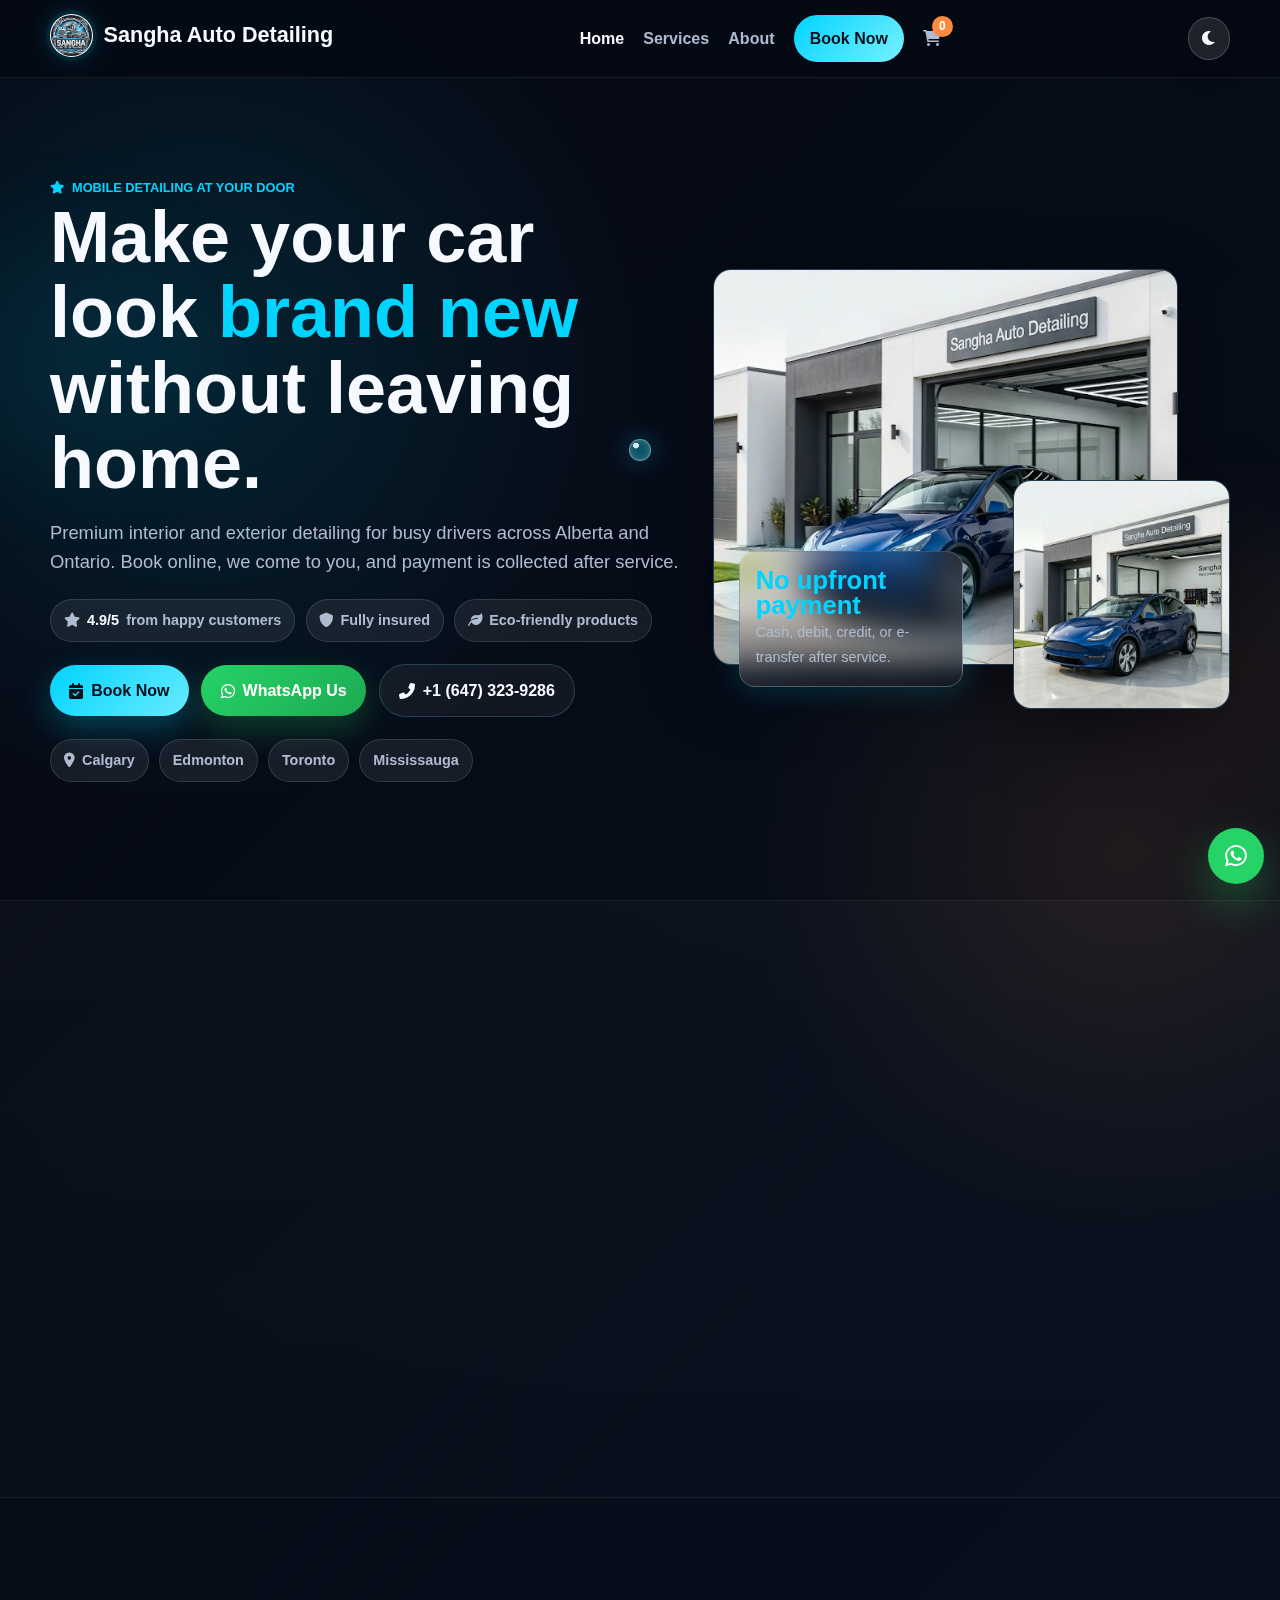
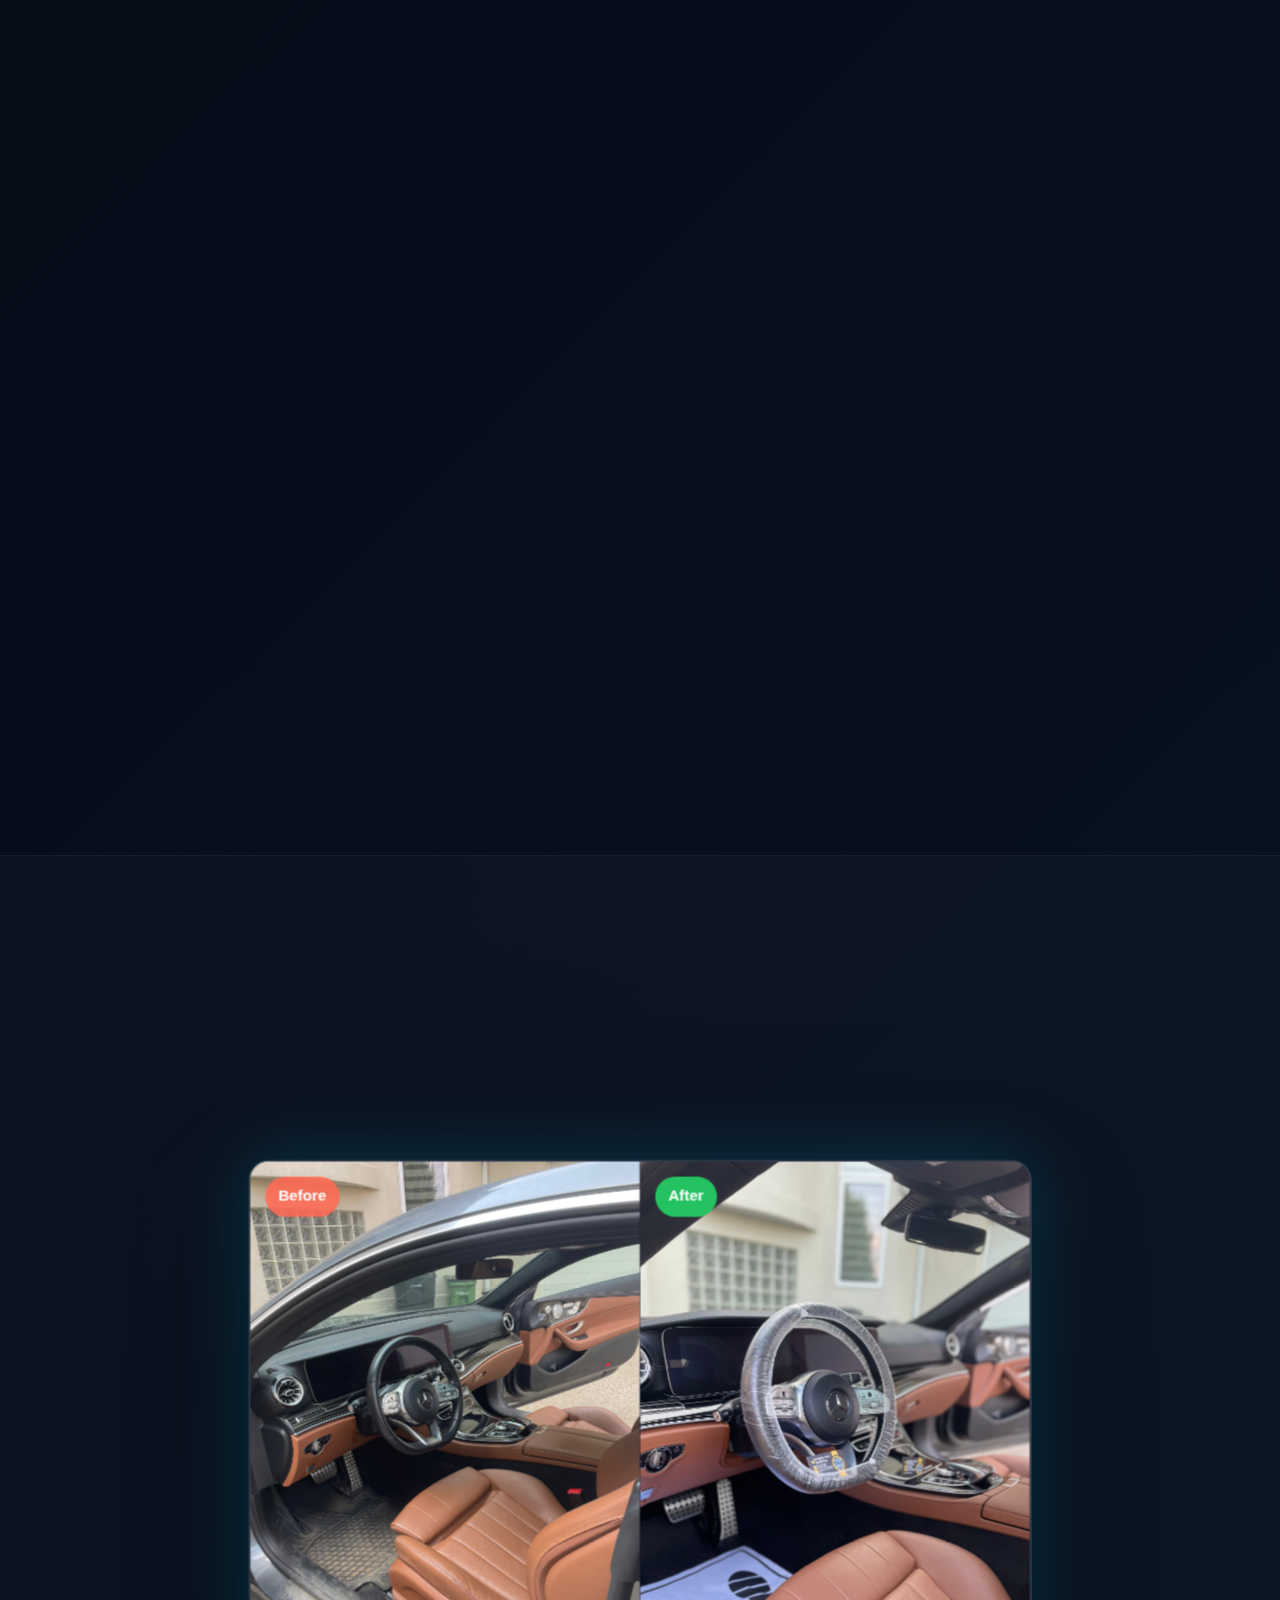
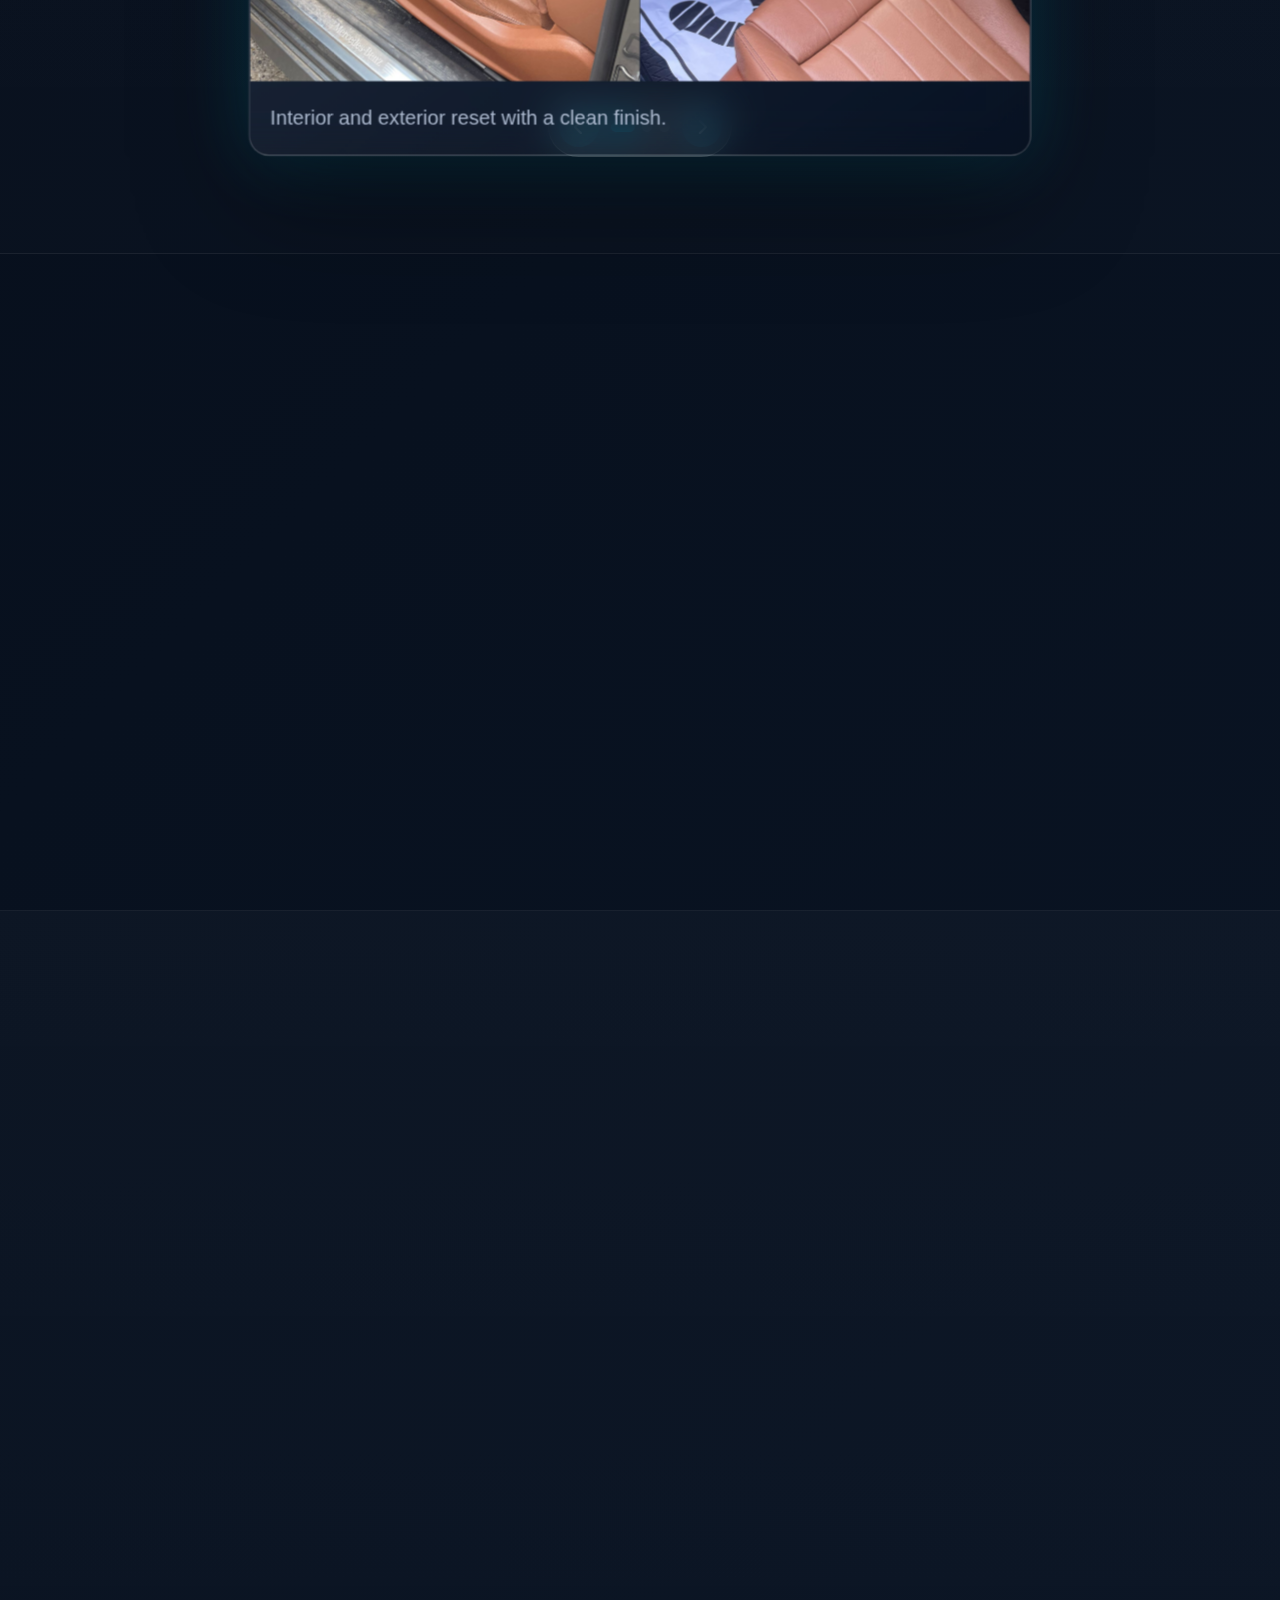
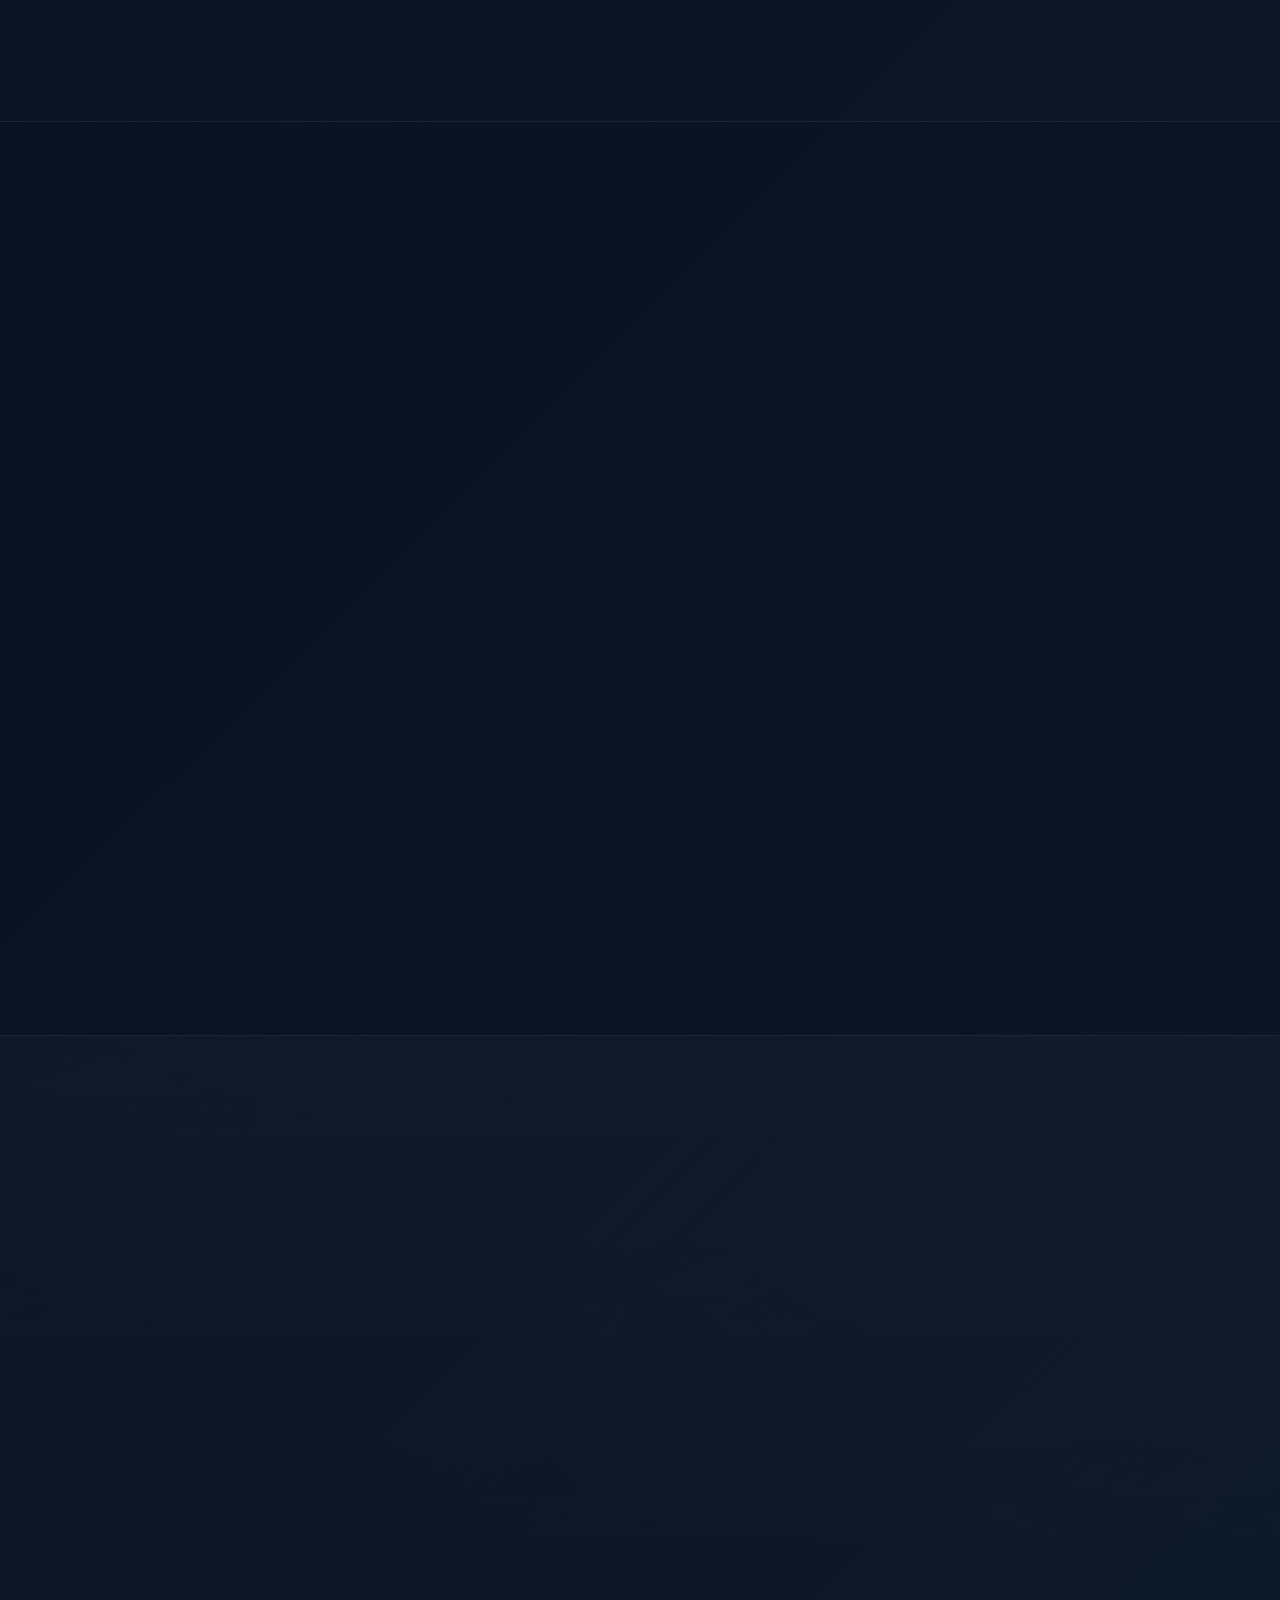
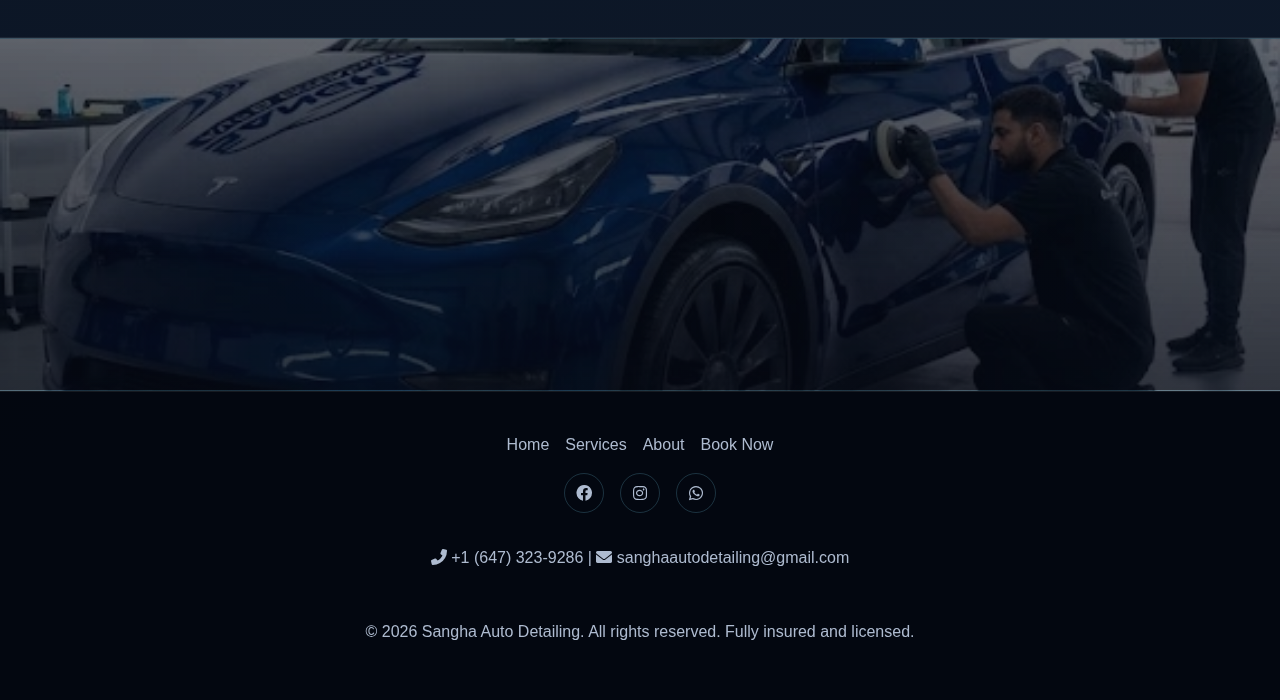
<file: index.html>
<!DOCTYPE html>
<html lang="en">
<head>
    <meta charset="UTF-8">
    <meta name="viewport" content="width=device-width, initial-scale=1.0">
    <title>Sangha Auto Detailing | Premium Mobile Detailing</title>
    <meta name="description" content="Premium mobile car detailing serving Alberta and Ontario. Book online, we come to you, and you pay after service.">
    <link rel="stylesheet" href="css/style.css">
    <link rel="stylesheet" href="https://cdnjs.cloudflare.com/ajax/libs/font-awesome/6.0.0-beta3/css/all.min.css">
</head>
<body>
    <header>
        <div class="container header-container">
            <div class="logo">
                <a href="index.html" aria-label="Sangha Auto Detailing home">
                    <span class="logo-mark"><img src="images/Logo.jpeg" alt="" aria-hidden="true"></span>
                    <h1>Sangha Auto Detailing</h1>
                </a>
            </div>
            <input type="checkbox" id="nav-toggle" class="nav-toggle">
            <label for="nav-toggle" class="nav-toggle-label" aria-label="Open menu">
                <i class="fas fa-bars"></i>
            </label>
            <nav class="navbar" aria-label="Main navigation">
                <ul>
                    <li><a href="index.html" aria-current="page">Home</a></li>
                    <li><a href="plans.html">Services</a></li>
                    <li><a href="about.html">About</a></li>
                    <li><a href="book.html" class="btn-book">Book Now</a></li>
                    <li class="cart-icon">
                        <a href="book.html" aria-label="View booking cart"><i class="fas fa-shopping-cart"></i></a>
                        <span class="cart-count">0</span>
                    </li>
                </ul>
            </nav>
            <button class="theme-toggle" type="button" aria-label="Switch color theme" data-theme-toggle>
                <i class="fas fa-moon"></i>
            </button>
        </div>
    </header>

    <a href="https://wa.me/16473239286?text=Hi%20Sangha%20Auto%20Detailing!" class="floating-wa" target="_blank" rel="noopener noreferrer" aria-label="Message Sangha Auto Detailing on WhatsApp">
        <i class="fab fa-whatsapp"></i>
    </a>

    <div class="soap-bubbles" aria-hidden="true">
        <span></span>
        <span></span>
        <span></span>
        <span></span>
        <span></span>
        <span></span>
        <span></span>
        <span></span>
    </div>

    <main>
        <section class="hero">
            <div class="container hero-layout">
                <div class="hero-content">
                    <span class="section-kicker animate-on-scroll"><i class="fas fa-star"></i> Mobile detailing at your door</span>
                    <h2 class="animate-on-scroll">Make your car look <span>brand new</span> without leaving home.</h2>
                    <p class="hero-copy animate-on-scroll">Premium interior and exterior detailing for busy drivers across Alberta and Ontario. Book online, we come to you, and payment is collected after service.</p>
                    <div class="trust-row animate-on-scroll">
                        <span class="pill"><i class="fas fa-star"></i> <strong>4.9/5</strong> from happy customers</span>
                        <span class="pill"><i class="fas fa-shield-alt"></i> Fully insured</span>
                        <span class="pill"><i class="fas fa-leaf"></i> Eco-friendly products</span>
                    </div>
                    <div class="hero-buttons animate-on-scroll">
                        <a href="book.html" class="btn btn-primary"><i class="fas fa-calendar-check"></i> Book Now</a>
                        <a href="https://wa.me/16473239286?text=Hi%20Sangha%20Auto%20Detailing%2C%20I%20would%20like%20to%20book%20a%20detail." class="btn btn-whatsapp" target="_blank" rel="noopener noreferrer"><i class="fab fa-whatsapp"></i> WhatsApp Us</a>
                        <a href="tel:+16473239286" class="btn btn-ghost"><i class="fas fa-phone-alt"></i> +1 (647) 323-9286</a>
                    </div>
                    <div class="hero-badges animate-on-scroll">
                        <span class="pill"><i class="fas fa-map-marker-alt"></i> Calgary</span>
                        <span class="pill">Edmonton</span>
                        <span class="pill">Toronto</span>
                        <span class="pill">Mississauga</span>
                    </div>
                </div>

                <div class="hero-media animate-scale" aria-label="Car detailing photos">
                    <div class="hero-photo main">
                        <img src="images/hero-garage-entrance.webp" alt="Detailed vehicle entering a garage" loading="eager">
                    </div>
                    <div class="hero-photo small">
                        <img src="images/final-shine.webp" alt="Finished car shining after detailing" loading="lazy">
                    </div>
                    <div class="hero-stat">
                        <strong>No upfront payment</strong>
                        <span>Cash, debit, credit, or e-transfer after service.</span>
                    </div>
                </div>
            </div>
        </section>

        <section class="section alt">
            <div class="container">
                <div class="section-heading">
                    <span class="section-kicker animate-on-scroll">Simple process</span>
                    <h2 class="section-title animate-on-scroll">How It Works</h2>
                </div>
                <div class="grid four">
                    <article class="step-card animate-on-scroll">
                        <span class="step-number">1</span>
                        <div class="icon-bubble"><i class="fas fa-calendar-check"></i></div>
                        <h3>Book Online</h3>
                        <p>Choose your package, date, and location in a few taps.</p>
                    </article>
                    <article class="step-card animate-on-scroll">
                        <span class="step-number">2</span>
                        <div class="icon-bubble"><i class="fas fa-truck"></i></div>
                        <h3>We Come To You</h3>
                        <p>We arrive at your home or office with professional equipment.</p>
                    </article>
                    <article class="step-card animate-on-scroll">
                        <span class="step-number">3</span>
                        <div class="icon-bubble"><i class="fas fa-spray-can"></i></div>
                        <h3>We Detail Your Vehicle</h3>
                        <p>Interior and exterior care using safe, eco-friendly products.</p>
                    </article>
                    <article class="step-card animate-on-scroll">
                        <span class="step-number">4</span>
                        <div class="icon-bubble"><i class="fas fa-credit-card"></i></div>
                        <h3>Pay After Service</h3>
                        <p>Cash, debit, credit, or e-transfer. No upfront payment.</p>
                    </article>
                </div>
            </div>
        </section>

        <section class="section">
            <div class="container">
                <div class="section-heading">
                    <span class="section-kicker animate-on-scroll">Why drivers choose us</span>
                    <h2 class="section-title animate-on-scroll">Premium care, practical convenience.</h2>
                </div>
                <div class="grid three">
                    <article class="benefit-card animate-on-scroll">
                        <div class="icon-bubble"><i class="fas fa-shield-alt"></i></div>
                        <h3>Fully Insured</h3>
                        <p>Professional mobile service with coverage for peace of mind.</p>
                    </article>
                    <article class="benefit-card animate-on-scroll">
                        <div class="icon-bubble"><i class="fas fa-tools"></i></div>
                        <h3>Professional Equipment</h3>
                        <p>Detailing tools, products, and techniques built for real results.</p>
                    </article>
                    <article class="benefit-card animate-on-scroll">
                        <div class="icon-bubble"><i class="fas fa-leaf"></i></div>
                        <h3>Eco-Friendly Products</h3>
                        <p>Safe products for your car, your driveway, and your family.</p>
                    </article>
                    <article class="benefit-card animate-on-scroll">
                        <div class="icon-bubble"><i class="fas fa-star"></i></div>
                        <h3>Satisfaction Guarantee</h3>
                        <p>We finish the job with care and make sure you are happy.</p>
                    </article>
                    <article class="benefit-card animate-on-scroll">
                        <div class="icon-bubble"><i class="fas fa-user-check"></i></div>
                        <h3>Experienced Detailers</h3>
                        <p>Trained hands that understand daily drivers, SUVs, trucks, and family vehicles.</p>
                    </article>
                    <article class="benefit-card animate-on-scroll">
                        <div class="icon-bubble"><i class="fas fa-tag"></i></div>
                        <h3>Affordable Pricing</h3>
                        <p>Clear packages, useful add-ons, and no hidden service fees.</p>
                    </article>
                </div>
            </div>
        </section>

        <section class="section alt">
            <div class="container">
                <div class="section-heading">
                    <span class="section-kicker animate-on-scroll">Real transformations</span>
                    <h2 class="section-title animate-on-scroll">Before &amp; After</h2>
                    <p class="section-copy animate-on-scroll">Swipe-worthy results from real detailing work.</p>
                </div>
                <div class="gallery-grid coverflow" data-coverflow>
                    <article class="before-after-card coverflow-card is-active animate-on-scroll">
                        <div class="ba-images">
                            <div class="ba-image">
                                <span class="tag">Before</span>
                                <img src="images/Before.jpeg" alt="Vehicle before detailing" loading="lazy">
                            </div>
                            <div class="ba-image">
                                <span class="tag after">After</span>
                                <img src="images/After.jpeg" alt="Vehicle after detailing" loading="lazy">
                            </div>
                        </div>
                        <div class="ba-caption">Interior and exterior reset with a clean finish.</div>
                    </article>
                    <article class="before-after-card coverflow-card is-next animate-on-scroll">
                        <div class="ba-images">
                            <div class="ba-image">
                                <span class="tag">Before</span>
                                <img src="images/Before 1.jpeg" alt="Second vehicle before detailing" loading="lazy">
                            </div>
                            <div class="ba-image">
                                <span class="tag after">After</span>
                                <img src="images/After 1.jpeg" alt="Second vehicle after detailing" loading="lazy">
                            </div>
                        </div>
                        <div class="ba-caption">Deep clean results that make the cabin feel refreshed.</div>
                    </article>
                    <article class="before-after-card coverflow-card is-prev animate-on-scroll">
                        <div class="ba-images">
                            <div class="ba-image">
                                <span class="tag">Before</span>
                                <img src="images/Before 2.jpeg" alt="Third vehicle before detailing" loading="lazy">
                            </div>
                            <div class="ba-image">
                                <span class="tag after">After</span>
                                <img src="images/After 2.jpeg" alt="Third vehicle after detailing" loading="lazy">
                            </div>
                        </div>
                        <div class="ba-caption">From daily use to ready-for-the-week shine.</div>
                    </article>
                    <div class="coverflow-controls" aria-label="Before and after gallery controls">
                        <button type="button" class="coverflow-btn" data-coverflow-prev aria-label="Previous transformation"><i class="fas fa-chevron-left"></i></button>
                        <div class="coverflow-dots" aria-label="Transformation slides">
                            <button type="button" class="is-active" data-coverflow-dot="0" aria-label="Show transformation 1"></button>
                            <button type="button" data-coverflow-dot="1" aria-label="Show transformation 2"></button>
                            <button type="button" data-coverflow-dot="2" aria-label="Show transformation 3"></button>
                        </div>
                        <button type="button" class="coverflow-btn" data-coverflow-next aria-label="Next transformation"><i class="fas fa-chevron-right"></i></button>
                    </div>
                </div>
            </div>
        </section>

        <section class="section">
            <div class="container">
                <div class="section-heading">
                    <span class="section-kicker animate-on-scroll">Customer words</span>
                    <h2 class="section-title animate-on-scroll">What Our Customers Say</h2>
                </div>
                <div class="grid three">
                    <article class="testimonial-card animate-on-scroll">
                        <div class="stars" aria-label="5 out of 5 stars">&#9733;&#9733;&#9733;&#9733;&#9733;</div>
                        <p>"Amazing service! My car looks brand new. Highly recommend."</p>
                        <h3>Sarah T.</h3>
                        <p>Toronto, ON</p>
                    </article>
                    <article class="testimonial-card animate-on-scroll">
                        <div class="stars" aria-label="5 out of 5 stars">&#9733;&#9733;&#9733;&#9733;&#9733;</div>
                        <p>"They came to my office and did an incredible job. Very professional."</p>
                        <h3>Mike R.</h3>
                        <p>Calgary, AB</p>
                    </article>
                    <article class="testimonial-card animate-on-scroll">
                        <div class="stars" aria-label="4 out of 5 stars">&#9733;&#9733;&#9733;&#9733;&#9734;</div>
                        <p>"Great attention to detail. Fair price and convenient."</p>
                        <h3>Jessica L.</h3>
                        <p>Mississauga, ON</p>
                    </article>
                </div>
            </div>
        </section>

        <section class="section alt">
            <div class="container">
                <div class="section-heading">
                    <span class="section-kicker animate-on-scroll">Service areas</span>
                    <h2 class="section-title animate-on-scroll">Serving Alberta &amp; Ontario</h2>
                    <p class="section-copy animate-on-scroll">Not sure if we serve your area? Send us a message and we will confirm.</p>
                </div>
                <div class="grid two">
                    <article class="service-area-card card card-pad animate-slide-left">
                        <h3><i class="fas fa-city"></i> Ontario</h3>
                        <ul>
                            <li><i class="fas fa-check"></i> Toronto</li>
                            <li><i class="fas fa-check"></i> Mississauga</li>
                            <li><i class="fas fa-check"></i> Ottawa</li>
                            <li><i class="fas fa-check"></i> Hamilton</li>
                            <li><i class="fas fa-check"></i> London</li>
                        </ul>
                    </article>
                    <article class="service-area-card card card-pad animate-slide-right">
                        <h3><i class="fas fa-mountain"></i> Alberta</h3>
                        <ul>
                            <li><i class="fas fa-check"></i> Calgary</li>
                            <li><i class="fas fa-check"></i> Edmonton</li>
                            <li><i class="fas fa-check"></i> Red Deer</li>
                            <li><i class="fas fa-check"></i> Lethbridge</li>
                            <li><i class="fas fa-check"></i> Fort McMurray</li>
                        </ul>
                    </article>
                </div>
            </div>
        </section>

        <section class="section" id="contact">
            <div class="container contact-layout">
                <div>
                    <div class="section-heading left">
                        <span class="section-kicker animate-on-scroll">Contact us</span>
                        <h2 class="section-title animate-on-scroll">Get in touch or prepare a message.</h2>
                        <p class="section-copy animate-on-scroll">Message us on WhatsApp, email us, copy your prepared message, or call directly.</p>
                    </div>
                    <div class="contact-list">
                        <article class="contact-card animate-on-scroll">
                            <i class="fas fa-phone-alt"></i>
                            <div>
                                <p>Call Us</p>
                                <a href="tel:+16473239286">+1 (647) 323-9286</a>
                            </div>
                        </article>
                        <article class="contact-card animate-on-scroll">
                            <i class="fas fa-envelope"></i>
                            <div>
                                <p>Email Us</p>
                                <a href="mailto:sanghaautodetailing@gmail.com">sanghaautodetailing@gmail.com</a>
                            </div>
                        </article>
                        <article class="contact-card animate-on-scroll">
                            <i class="fas fa-map-marker-alt"></i>
                            <div>
                                <p>Mobile Service</p>
                                <a href="#contact">Serving Alberta &amp; Ontario</a>
                            </div>
                        </article>
                    </div>
                </div>

                <div class="form-panel animate-scale">
                    <form id="contactComposer">
                        <div class="form-grid two">
                            <div class="form-group">
                                <label for="contact-name">Your Name</label>
                                <input type="text" id="contact-name" name="name" autocomplete="name" required>
                            </div>
                            <div class="form-group">
                                <label for="contact-email">Your Email</label>
                                <input type="email" id="contact-email" name="email" autocomplete="email" required>
                            </div>
                            <div class="form-group">
                                <label for="contact-phone">Phone Number</label>
                                <input type="tel" id="contact-phone" name="phone" autocomplete="tel" required>
                            </div>
                            <div class="form-group">
                                <label for="contact-package">Package</label>
                                <select id="contact-package" name="package">
                                    <option>Basic Shine</option>
                                    <option>Premium Detail</option>
                                    <option>Deluxe Complete</option>
                                    <option>Monthly Membership</option>
                                    <option>Not sure yet</option>
                                </select>
                            </div>
                            <div class="form-group full">
                                <label for="contact-details">Additional details</label>
                                <textarea id="contact-details" name="details" placeholder="Vehicle type, location, preferred date, or anything we should know."></textarea>
                            </div>
                        </div>
                        <button type="submit" class="btn btn-primary"><i class="fas fa-paper-plane"></i> Prepare Message</button>
                    </form>

                    <div id="preparedPanel" class="prepared-panel" aria-live="polite">
                        <h3>Thanks! Your message is ready.</h3>
                        <p>Choose how you would like to send it:</p>
                        <div id="preparedMessage" class="prepared-message"></div>
                        <div class="prepared-actions">
                            <a id="preparedWhatsApp" class="btn btn-whatsapp" href="#" target="_blank" rel="noopener noreferrer"><i class="fab fa-whatsapp"></i> Send via WhatsApp</a>
                            <a id="preparedEmail" class="btn btn-secondary" href="#"><i class="fas fa-envelope"></i> Send via Email</a>
                            <button id="copyPreparedMessage" type="button" class="btn btn-ghost"><i class="fas fa-copy"></i> Copy Message</button>
                            <a class="btn btn-ghost" href="tel:+16473239286"><i class="fas fa-phone"></i> Call Us</a>
                        </div>
                        <p class="section-copy">Note: If you do not have WhatsApp, use the Email option to open your email client.</p>
                    </div>
                </div>
            </div>
        </section>

        <section class="section alt">
            <div class="container">
                <div class="section-heading">
                    <span class="section-kicker animate-on-scroll">Special offers</span>
                    <h2 class="section-title animate-on-scroll">A little extra shine.</h2>
                </div>
                <div class="promo-grid">
                    <article class="offer-card animate-on-scroll">
                        <h3>First-Time Customer</h3>
                        <p class="promo-discount">10% OFF</p>
                        <p>Your first detailing service.</p>
                        <a href="book.html?promo=FIRST10" class="btn btn-primary">Claim Offer</a>
                    </article>
                    <article class="offer-card animate-on-scroll">
                        <h3>Monthly Membership</h3>
                        <p class="promo-discount">$35/month</p>
                        <p>Includes 4 washes per month, priority booking, and 10% off additional services.</p>
                        <a href="book.html?plan=membership" class="btn btn-primary">Join Now</a>
                    </article>
                    <article class="offer-card animate-on-scroll">
                        <h3>Refer a Friend</h3>
                        <p class="promo-discount">$20 Credit</p>
                        <p>For both you and your friend after their first service.</p>
                        <a href="#contact" class="btn btn-primary">Refer Now</a>
                    </article>
                </div>
            </div>
        </section>

        <section class="cta-banner">
            <div class="container">
                <h2 class="animate-on-scroll">Ready to make your car look brand new?</h2>
                <div class="cta-buttons animate-on-scroll">
                    <a href="book.html" class="btn btn-primary"><i class="fas fa-calendar-check"></i> Book Now</a>
                    <a href="https://wa.me/16473239286?text=Hi%20Sangha%20Auto%20Detailing!" class="btn btn-whatsapp" target="_blank" rel="noopener noreferrer"><i class="fab fa-whatsapp"></i> WhatsApp Us</a>
                </div>
            </div>
        </section>
    </main>

    <footer>
        <div class="container footer-content">
            <div class="footer-links">
                <a href="index.html">Home</a>
                <a href="plans.html">Services</a>
                <a href="about.html">About</a>
                <a href="book.html">Book Now</a>
            </div>
            <div class="social-links">
                <a href="#" target="_blank" rel="noopener noreferrer" aria-label="Facebook"><i class="fab fa-facebook"></i></a>
                <a href="#" target="_blank" rel="noopener noreferrer" aria-label="Instagram"><i class="fab fa-instagram"></i></a>
                <a href="https://wa.me/16473239286?text=Hi%20Sangha%20Auto%20Detailing!" target="_blank" rel="noopener noreferrer" aria-label="WhatsApp"><i class="fab fa-whatsapp"></i></a>
            </div>
            <p><i class="fas fa-phone-alt"></i> +1 (647) 323-9286 | <i class="fas fa-envelope"></i> sanghaautodetailing@gmail.com</p>
            <p>&copy; 2026 Sangha Auto Detailing. All rights reserved. Fully insured and licensed.</p>
        </div>
    </footer>

    <script src="js/script.js"></script>
</body>
</html>
</file>
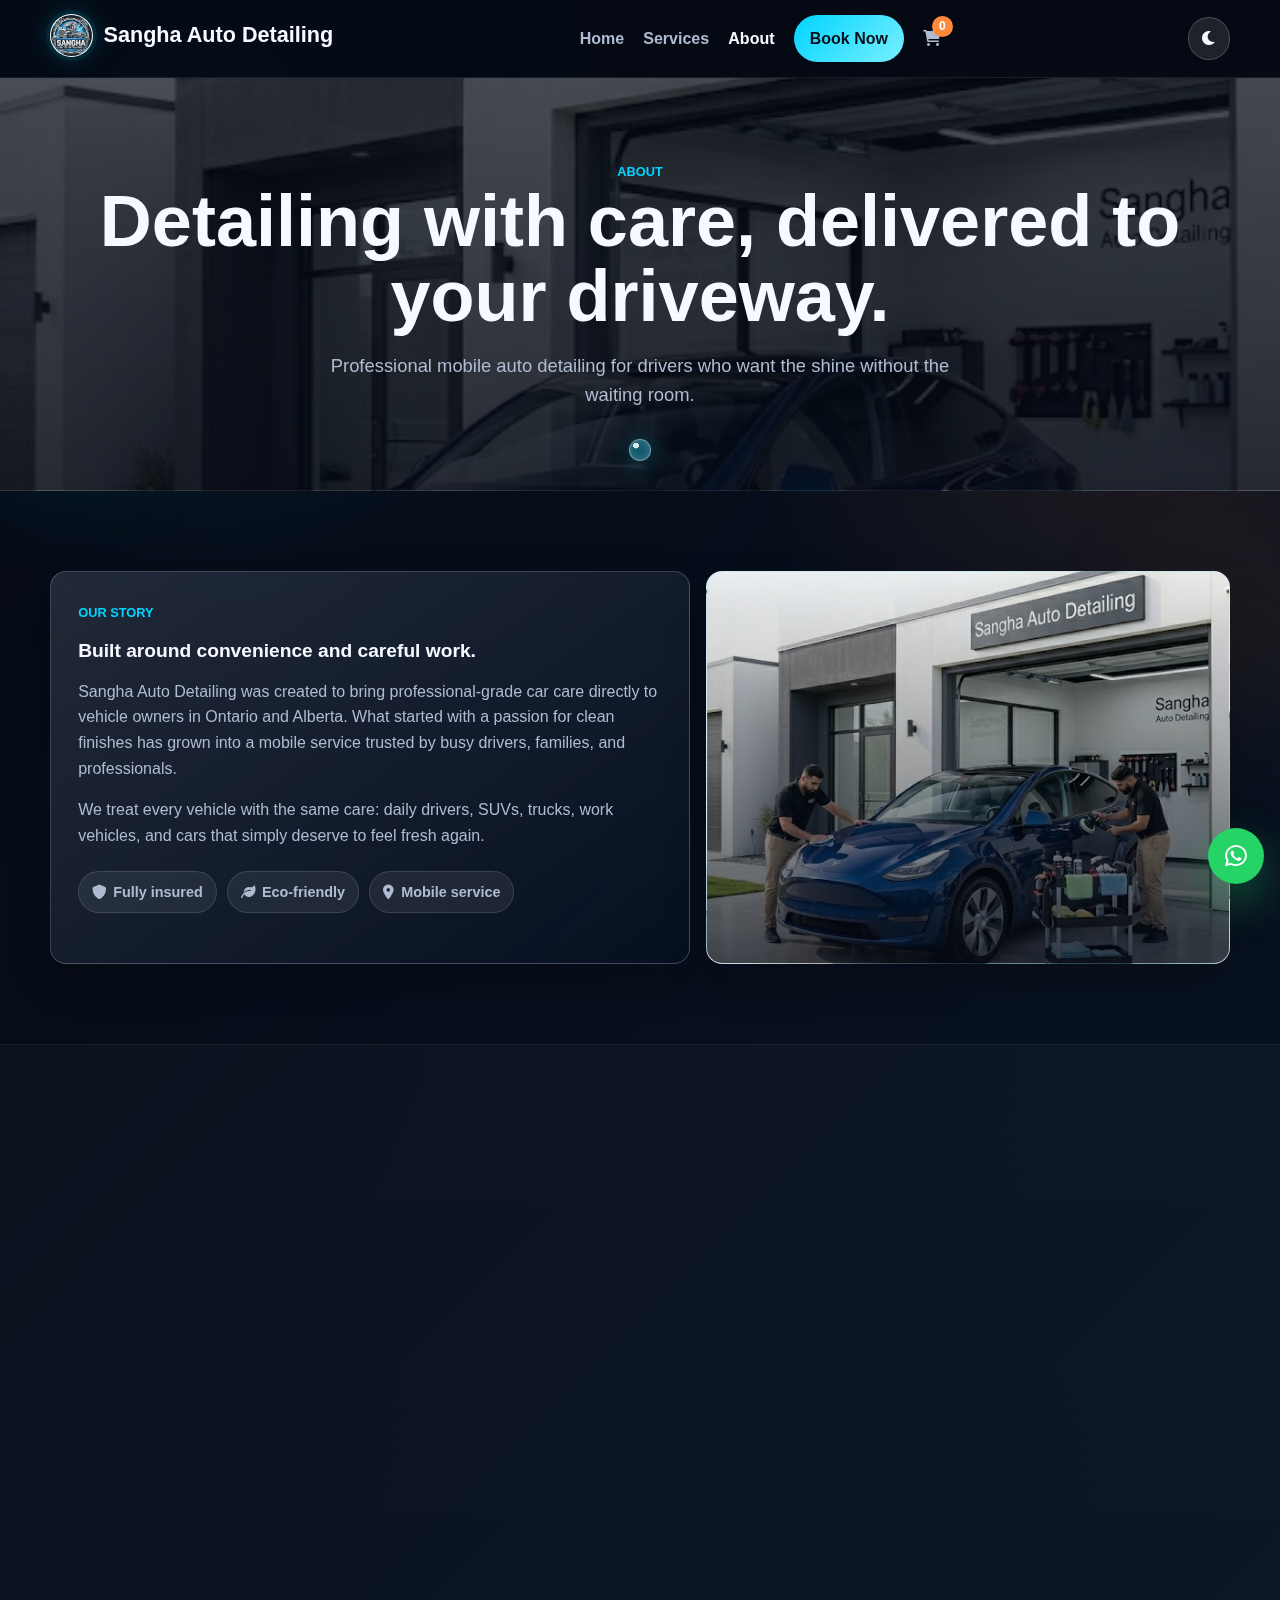
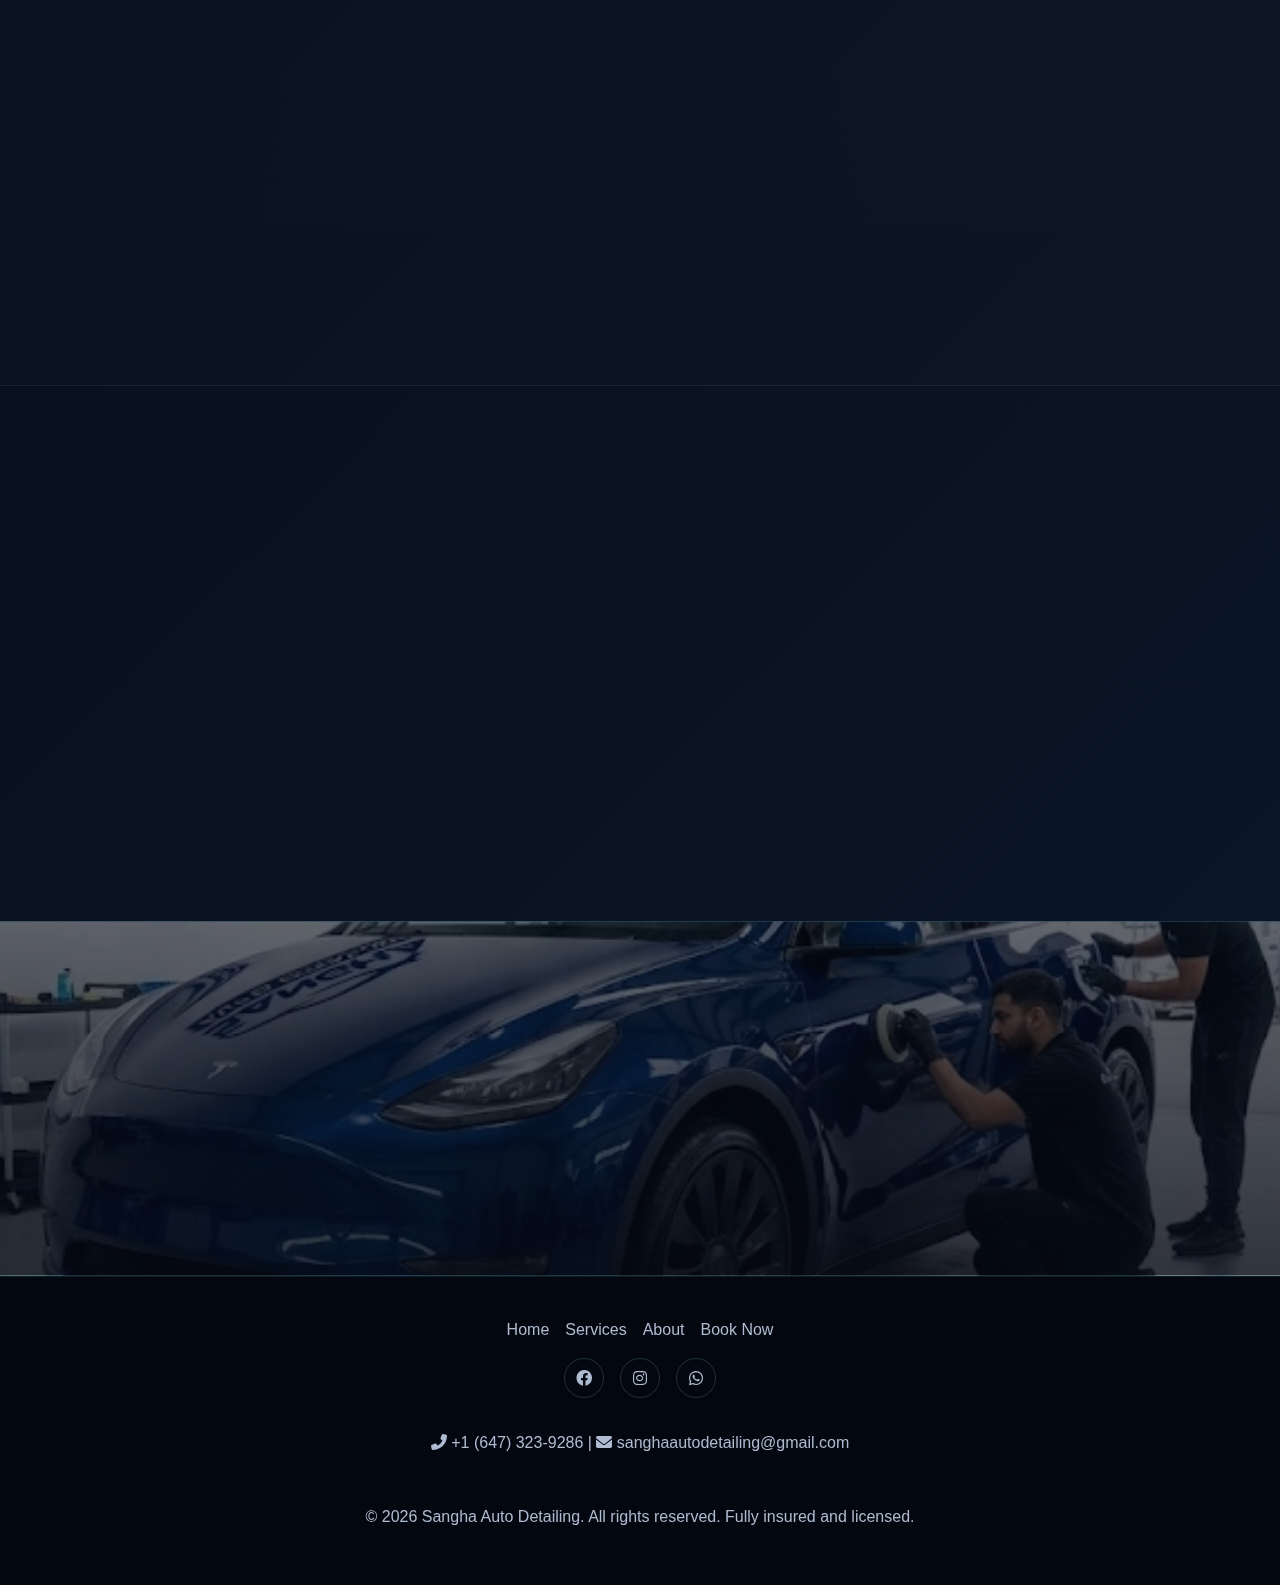
<file: about.html>
<!DOCTYPE html>
<html lang="en">
<head>
    <meta charset="UTF-8">
    <meta name="viewport" content="width=device-width, initial-scale=1.0">
    <title>Sangha Auto Detailing | About Us</title>
    <meta name="description" content="Learn about Sangha Auto Detailing, a mobile detailing service serving Alberta and Ontario.">
    <link rel="stylesheet" href="css/style.css">
    <link rel="stylesheet" href="https://cdnjs.cloudflare.com/ajax/libs/font-awesome/6.0.0-beta3/css/all.min.css">
</head>
<body>
    <header>
        <div class="container header-container">
            <div class="logo">
                <a href="index.html" aria-label="Sangha Auto Detailing home">
                    <span class="logo-mark"><img src="images/Logo.jpeg" alt="" aria-hidden="true"></span>
                    <h1>Sangha Auto Detailing</h1>
                </a>
            </div>
            <input type="checkbox" id="nav-toggle" class="nav-toggle">
            <label for="nav-toggle" class="nav-toggle-label" aria-label="Open menu"><i class="fas fa-bars"></i></label>
            <nav class="navbar" aria-label="Main navigation">
                <ul>
                    <li><a href="index.html">Home</a></li>
                    <li><a href="plans.html">Services</a></li>
                    <li><a href="about.html" aria-current="page">About</a></li>
                    <li><a href="book.html" class="btn-book">Book Now</a></li>
                    <li class="cart-icon">
                        <a href="book.html" aria-label="View booking cart"><i class="fas fa-shopping-cart"></i></a>
                        <span class="cart-count">0</span>
                    </li>
                </ul>
            </nav>
            <button class="theme-toggle" type="button" aria-label="Switch color theme" data-theme-toggle>
                <i class="fas fa-moon"></i>
            </button>
        </div>
    </header>

    <a href="https://wa.me/16473239286?text=Hi%20Sangha%20Auto%20Detailing!" class="floating-wa" target="_blank" rel="noopener noreferrer" aria-label="Message us on WhatsApp">
        <i class="fab fa-whatsapp"></i>
    </a>

    <div class="soap-bubbles" aria-hidden="true">
        <span></span>
        <span></span>
        <span></span>
        <span></span>
        <span></span>
        <span></span>
        <span></span>
        <span></span>
    </div>

    <main>
        <section class="page-header">
            <div class="container">
                <span class="section-kicker">About</span>
                <h2>Detailing with care, delivered to your driveway.</h2>
                <p>Professional mobile auto detailing for drivers who want the shine without the waiting room.</p>
            </div>
        </section>

        <section class="about-page">
            <div class="container about-layout">
                <div class="story-card animate-slide-left">
                    <span class="section-kicker">Our story</span>
                    <h3>Built around convenience and careful work.</h3>
                    <p>Sangha Auto Detailing was created to bring professional-grade car care directly to vehicle owners in Ontario and Alberta. What started with a passion for clean finishes has grown into a mobile service trusted by busy drivers, families, and professionals.</p>
                    <p>We treat every vehicle with the same care: daily drivers, SUVs, trucks, work vehicles, and cars that simply deserve to feel fresh again.</p>
                    <div class="trust-row">
                        <span class="pill"><i class="fas fa-shield-alt"></i> Fully insured</span>
                        <span class="pill"><i class="fas fa-leaf"></i> Eco-friendly</span>
                        <span class="pill"><i class="fas fa-map-marker-alt"></i> Mobile service</span>
                    </div>
                </div>
                <div class="story-card image-card animate-slide-right" aria-label="Sangha Auto Detailing service photo"></div>
            </div>
        </section>

        <section class="section alt">
            <div class="container">
                <div class="section-heading">
                    <span class="section-kicker animate-on-scroll">Mission</span>
                    <h2 class="section-title animate-on-scroll">Make professional detailing easier to book and easier to trust.</h2>
                    <p class="section-copy animate-on-scroll">We focus on clear communication, safe products, professional equipment, and results you can see immediately.</p>
                </div>
                <div class="why-grid">
                    <article class="why-item card-pad card animate-on-scroll"><i class="fas fa-shield-alt"></i><span>Fully Insured</span></article>
                    <article class="why-item card-pad card animate-on-scroll"><i class="fas fa-tools"></i><span>Professional Equipment</span></article>
                    <article class="why-item card-pad card animate-on-scroll"><i class="fas fa-leaf"></i><span>Eco-Friendly Products</span></article>
                    <article class="why-item card-pad card animate-on-scroll"><i class="fas fa-star"></i><span>Satisfaction Guarantee</span></article>
                    <article class="why-item card-pad card animate-on-scroll"><i class="fas fa-user-check"></i><span>Experienced Detailers</span></article>
                    <article class="why-item card-pad card animate-on-scroll"><i class="fas fa-tag"></i><span>Affordable Pricing</span></article>
                </div>
            </div>
        </section>

        <section class="section">
            <div class="container">
                <div class="section-heading">
                    <span class="section-kicker animate-on-scroll">Values</span>
                    <h2 class="section-title animate-on-scroll">What guides the work</h2>
                </div>
                <div class="values-list">
                    <article class="value-item animate-on-scroll">
                        <i class="fas fa-heart"></i>
                        <h3>Care</h3>
                        <p>Every surface gets focused attention, from the first vacuum pass to the final wipe.</p>
                    </article>
                    <article class="value-item animate-on-scroll">
                        <i class="fas fa-handshake"></i>
                        <h3>Integrity</h3>
                        <p>Clear pricing, honest recommendations, and no pressure to buy what you do not need.</p>
                    </article>
                    <article class="value-item animate-on-scroll">
                        <i class="fas fa-leaf"></i>
                        <h3>Sustainability</h3>
                        <p>Eco-conscious products that are safer for people, vehicles, and service locations.</p>
                    </article>
                </div>
            </div>
        </section>

        <section class="cta-banner">
            <div class="container">
                <h2 class="animate-on-scroll">Ready to experience the Sangha difference?</h2>
                <div class="cta-buttons animate-on-scroll">
                    <a href="book.html" class="btn btn-primary"><i class="fas fa-calendar-check"></i> Book Your Detail</a>
                    <a href="index.html#contact" class="btn btn-secondary"><i class="fas fa-comment-alt"></i> Contact Us</a>
                </div>
            </div>
        </section>
    </main>

    <footer>
        <div class="container footer-content">
            <div class="footer-links">
                <a href="index.html">Home</a>
                <a href="plans.html">Services</a>
                <a href="about.html">About</a>
                <a href="book.html">Book Now</a>
            </div>
            <div class="social-links">
                <a href="#" target="_blank" rel="noopener noreferrer" aria-label="Facebook"><i class="fab fa-facebook"></i></a>
                <a href="#" target="_blank" rel="noopener noreferrer" aria-label="Instagram"><i class="fab fa-instagram"></i></a>
                <a href="https://wa.me/16473239286?text=Hi%20Sangha%20Auto%20Detailing!" target="_blank" rel="noopener noreferrer" aria-label="WhatsApp"><i class="fab fa-whatsapp"></i></a>
            </div>
            <p><i class="fas fa-phone-alt"></i> +1 (647) 323-9286 | <i class="fas fa-envelope"></i> sanghaautodetailing@gmail.com</p>
            <p>&copy; 2026 Sangha Auto Detailing. All rights reserved. Fully insured and licensed.</p>
        </div>
    </footer>

    <script src="js/script.js"></script>
</body>
</html>
</file>
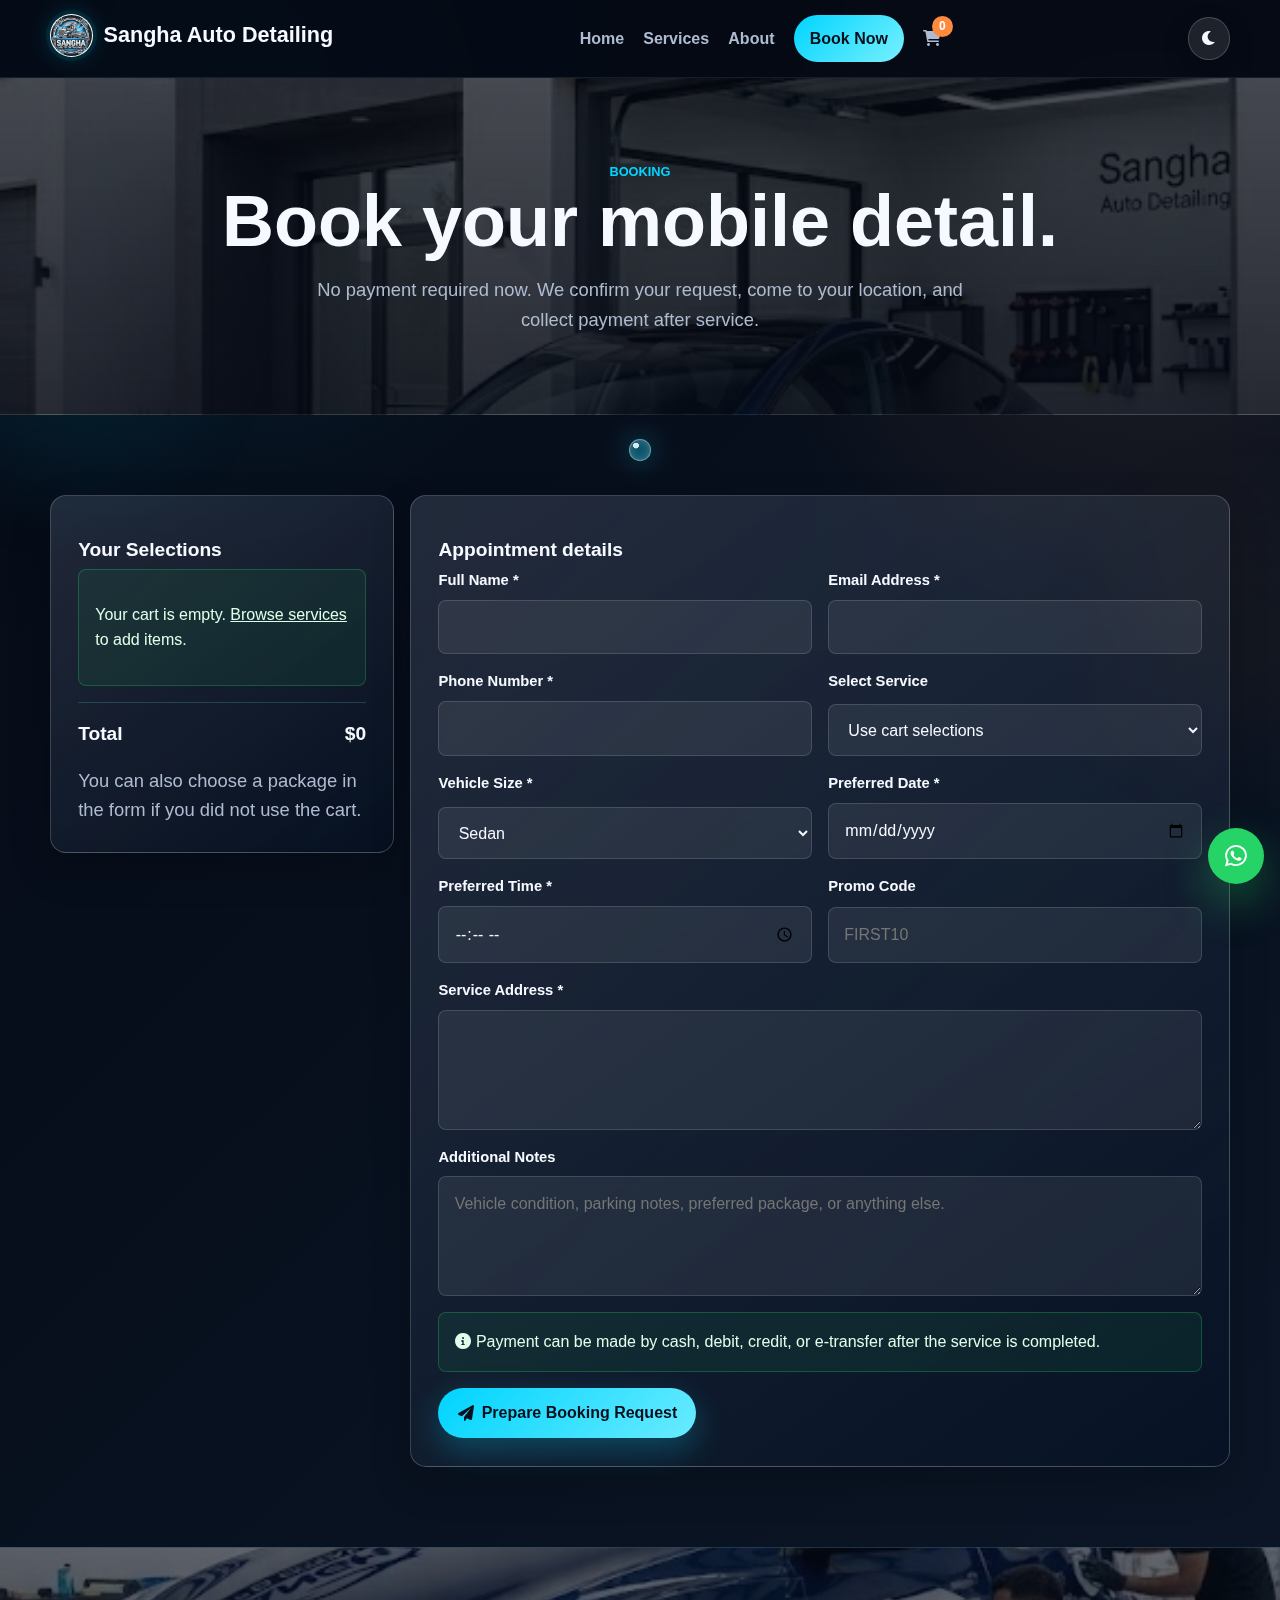
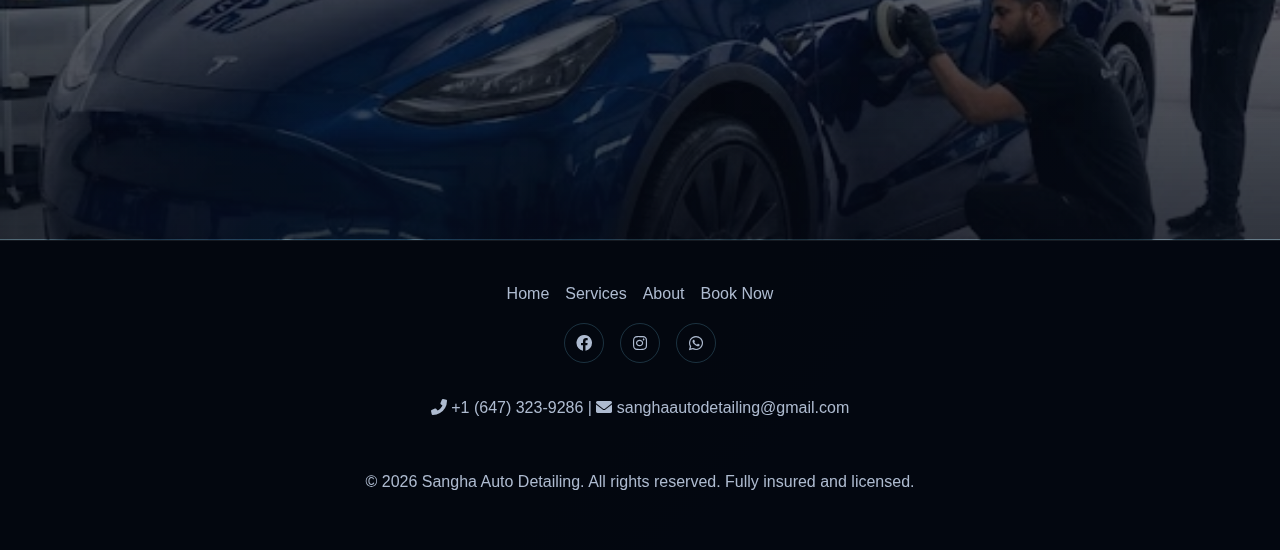
<file: book.html>
<!DOCTYPE html>
<html lang="en">
<head>
    <meta charset="UTF-8">
    <meta name="viewport" content="width=device-width, initial-scale=1.0">
    <title>Sangha Auto Detailing | Book Now</title>
    <meta name="description" content="Book mobile auto detailing with Sangha Auto Detailing. No upfront payment required.">
    <link rel="stylesheet" href="css/style.css">
    <link rel="stylesheet" href="https://cdnjs.cloudflare.com/ajax/libs/font-awesome/6.0.0-beta3/css/all.min.css">
</head>
<body>
    <header>
        <div class="container header-container">
            <div class="logo">
                <a href="index.html" aria-label="Sangha Auto Detailing home">
                    <span class="logo-mark"><img src="images/Logo.jpeg" alt="" aria-hidden="true"></span>
                    <h1>Sangha Auto Detailing</h1>
                </a>
            </div>
            <input type="checkbox" id="nav-toggle" class="nav-toggle">
            <label for="nav-toggle" class="nav-toggle-label" aria-label="Open menu"><i class="fas fa-bars"></i></label>
            <nav class="navbar" aria-label="Main navigation">
                <ul>
                    <li><a href="index.html">Home</a></li>
                    <li><a href="plans.html">Services</a></li>
                    <li><a href="about.html">About</a></li>
                    <li><a href="book.html" class="btn-book" aria-current="page">Book Now</a></li>
                    <li class="cart-icon">
                        <a href="book.html" aria-label="View booking cart"><i class="fas fa-shopping-cart"></i></a>
                        <span class="cart-count">0</span>
                    </li>
                </ul>
            </nav>
            <button class="theme-toggle" type="button" aria-label="Switch color theme" data-theme-toggle>
                <i class="fas fa-moon"></i>
            </button>
        </div>
    </header>

    <a href="https://wa.me/16473239286?text=Hi%20Sangha%20Auto%20Detailing!" class="floating-wa" target="_blank" rel="noopener noreferrer" aria-label="Message us on WhatsApp">
        <i class="fab fa-whatsapp"></i>
    </a>

    <div class="soap-bubbles" aria-hidden="true">
        <span></span>
        <span></span>
        <span></span>
        <span></span>
        <span></span>
        <span></span>
        <span></span>
        <span></span>
    </div>

    <main>
        <section class="page-header">
            <div class="container">
                <span class="section-kicker">Booking</span>
                <h2>Book your mobile detail.</h2>
                <p>No payment required now. We confirm your request, come to your location, and collect payment after service.</p>
            </div>
        </section>

        <section class="booking-page">
            <div class="container booking-layout">
                <aside class="cart-summary animate-slide-left" aria-label="Your selected services">
                    <h3>Your Selections</h3>
                    <div id="empty-cart" class="empty-cart" style="display: none;">
                        <p>Your cart is empty. <a href="plans.html">Browse services</a> to add items.</p>
                    </div>
                    <ul id="cart-items-list" class="cart-items"></ul>
                    <div class="cart-total">
                        <span>Total</span>
                        <span id="cart-total">$0</span>
                    </div>
                    <p class="section-copy">You can also choose a package in the form if you did not use the cart.</p>
                </aside>

                <section class="booking-form animate-scale">
                    <h3>Appointment details</h3>
                    <form id="bookingForm">
                        <div class="form-grid two">
                            <div class="form-group">
                                <label for="name">Full Name *</label>
                                <input type="text" id="name" name="name" autocomplete="name" required>
                            </div>
                            <div class="form-group">
                                <label for="email">Email Address *</label>
                                <input type="email" id="email" name="email" autocomplete="email" required>
                            </div>
                            <div class="form-group">
                                <label for="phone">Phone Number *</label>
                                <input type="tel" id="phone" name="phone" autocomplete="tel" required>
                            </div>
                            <div class="form-group">
                                <label for="book-service">Select Service</label>
                                <select id="book-service" name="service">
                                    <option value="">Use cart selections</option>
                                    <option value="Basic Shine">Basic Shine</option>
                                    <option value="Premium Detail">Premium Detail</option>
                                    <option value="Deluxe Complete">Deluxe Complete</option>
                                    <option value="Monthly Membership">Monthly Membership</option>
                                </select>
                            </div>
                            <div class="form-group">
                                <label for="car-size">Vehicle Size *</label>
                                <select id="car-size" name="carSize" required>
                                    <option value="Sedan">Sedan</option>
                                    <option value="SUV">SUV</option>
                                    <option value="Truck">Truck</option>
                                    <option value="Van">Van</option>
                                </select>
                            </div>
                            <div class="form-group">
                                <label for="date">Preferred Date *</label>
                                <input type="date" id="date" name="date" required>
                            </div>
                            <div class="form-group">
                                <label for="time">Preferred Time *</label>
                                <input type="time" id="time" name="time" required>
                            </div>
                            <div class="form-group">
                                <label for="promo">Promo Code</label>
                                <input type="text" id="promo" name="promo" placeholder="FIRST10">
                            </div>
                            <div class="form-group full">
                                <label for="address">Service Address *</label>
                                <textarea id="address" name="address" rows="3" required></textarea>
                            </div>
                            <div class="form-group full">
                                <label for="message">Additional Notes</label>
                                <textarea id="message" name="message" rows="3" placeholder="Vehicle condition, parking notes, preferred package, or anything else."></textarea>
                            </div>
                        </div>
                        <p class="payment-note"><i class="fas fa-info-circle"></i> Payment can be made by cash, debit, credit, or e-transfer after the service is completed.</p>
                        <button type="submit" class="btn btn-primary"><i class="fas fa-paper-plane"></i> Prepare Booking Request</button>
                    </form>
                    <div id="bookingSuccess" class="success-message" style="display: none;" aria-live="polite"></div>
                </section>
            </div>
        </section>

        <section class="cta-banner">
            <div class="container">
                <h2 class="animate-on-scroll">Prefer to talk first?</h2>
                <div class="cta-buttons animate-on-scroll">
                    <a href="tel:+16473239286" class="btn btn-primary"><i class="fas fa-phone"></i> Call Us</a>
                    <a href="https://wa.me/16473239286?text=Hi%20Sangha%20Auto%20Detailing%2C%20I%20would%20like%20to%20book%20a%20detail." class="btn btn-whatsapp" target="_blank" rel="noopener noreferrer"><i class="fab fa-whatsapp"></i> WhatsApp Us</a>
                </div>
            </div>
        </section>
    </main>

    <footer>
        <div class="container footer-content">
            <div class="footer-links">
                <a href="index.html">Home</a>
                <a href="plans.html">Services</a>
                <a href="about.html">About</a>
                <a href="book.html">Book Now</a>
            </div>
            <div class="social-links">
                <a href="#" target="_blank" rel="noopener noreferrer" aria-label="Facebook"><i class="fab fa-facebook"></i></a>
                <a href="#" target="_blank" rel="noopener noreferrer" aria-label="Instagram"><i class="fab fa-instagram"></i></a>
                <a href="https://wa.me/16473239286?text=Hi%20Sangha%20Auto%20Detailing!" target="_blank" rel="noopener noreferrer" aria-label="WhatsApp"><i class="fab fa-whatsapp"></i></a>
            </div>
            <p><i class="fas fa-phone-alt"></i> +1 (647) 323-9286 | <i class="fas fa-envelope"></i> sanghaautodetailing@gmail.com</p>
            <p>&copy; 2026 Sangha Auto Detailing. All rights reserved. Fully insured and licensed.</p>
        </div>
    </footer>

    <script src="js/script.js"></script>
</body>
</html>
</file>
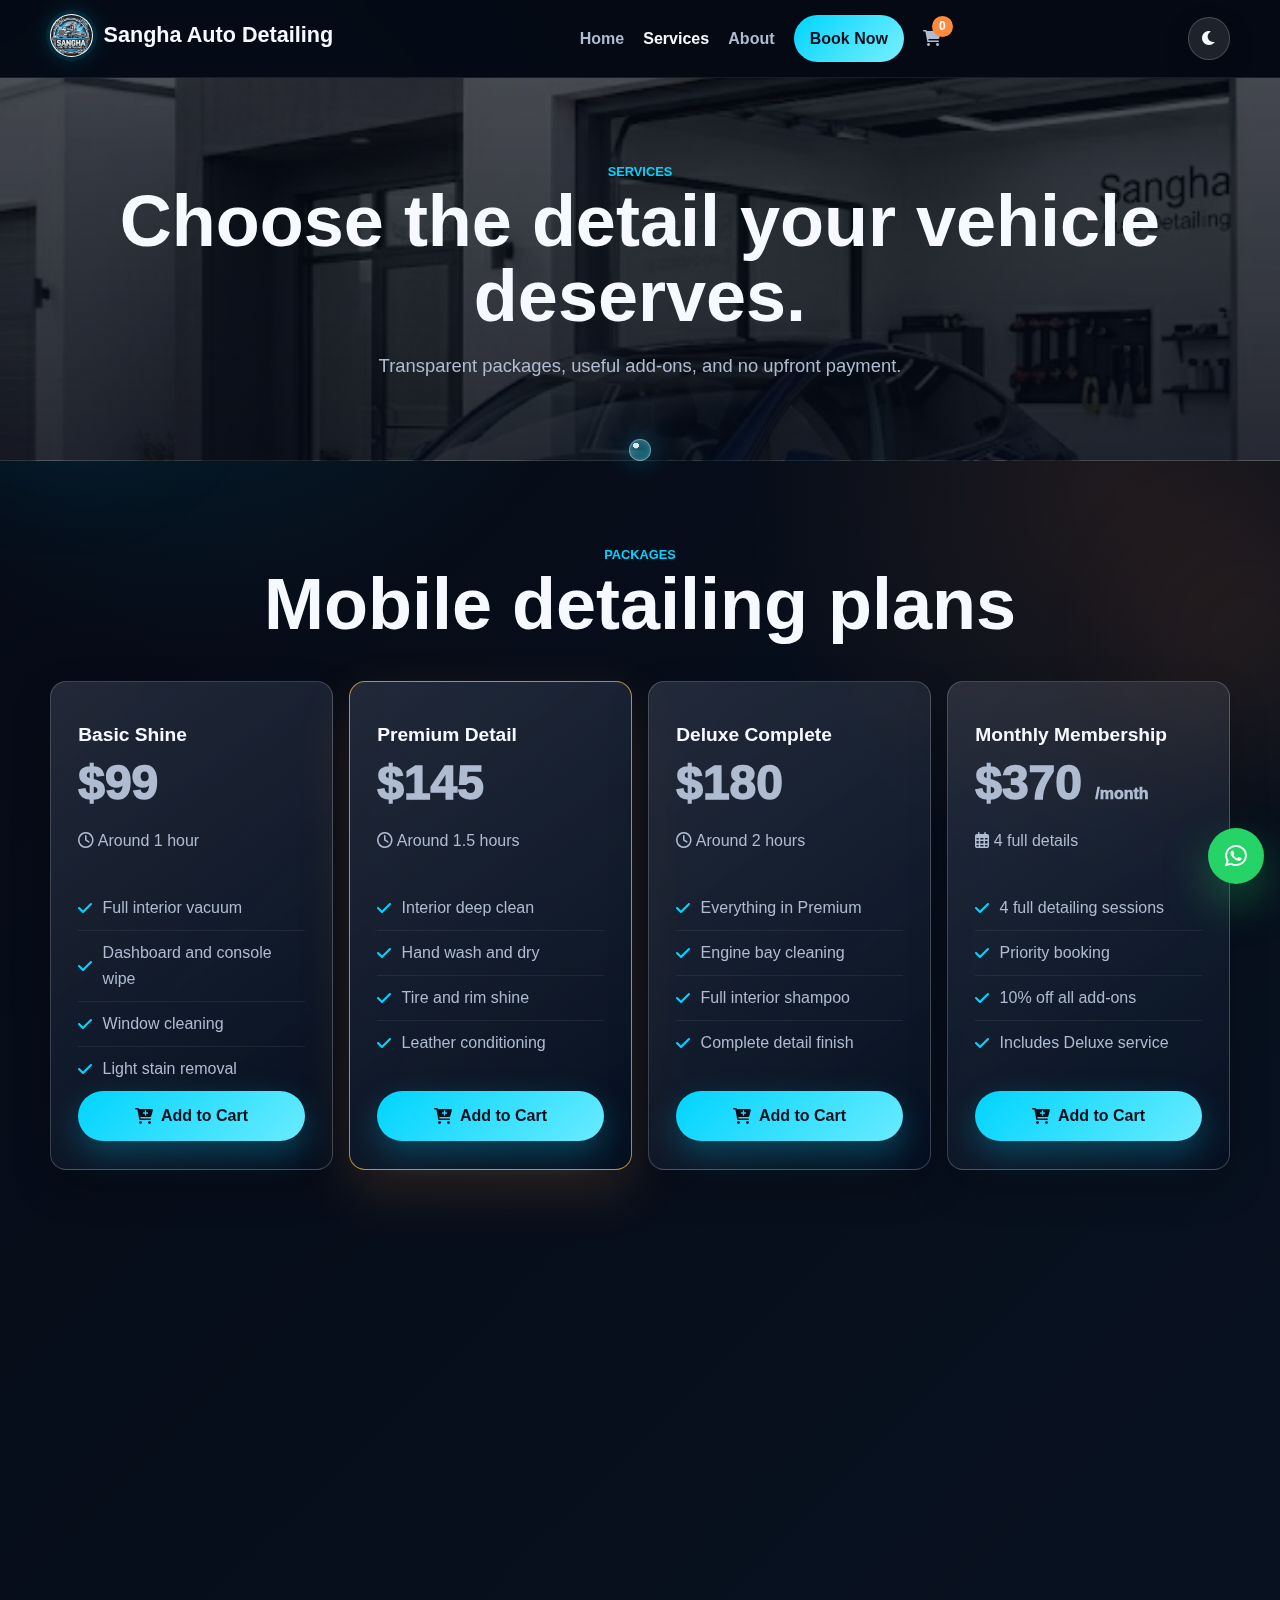
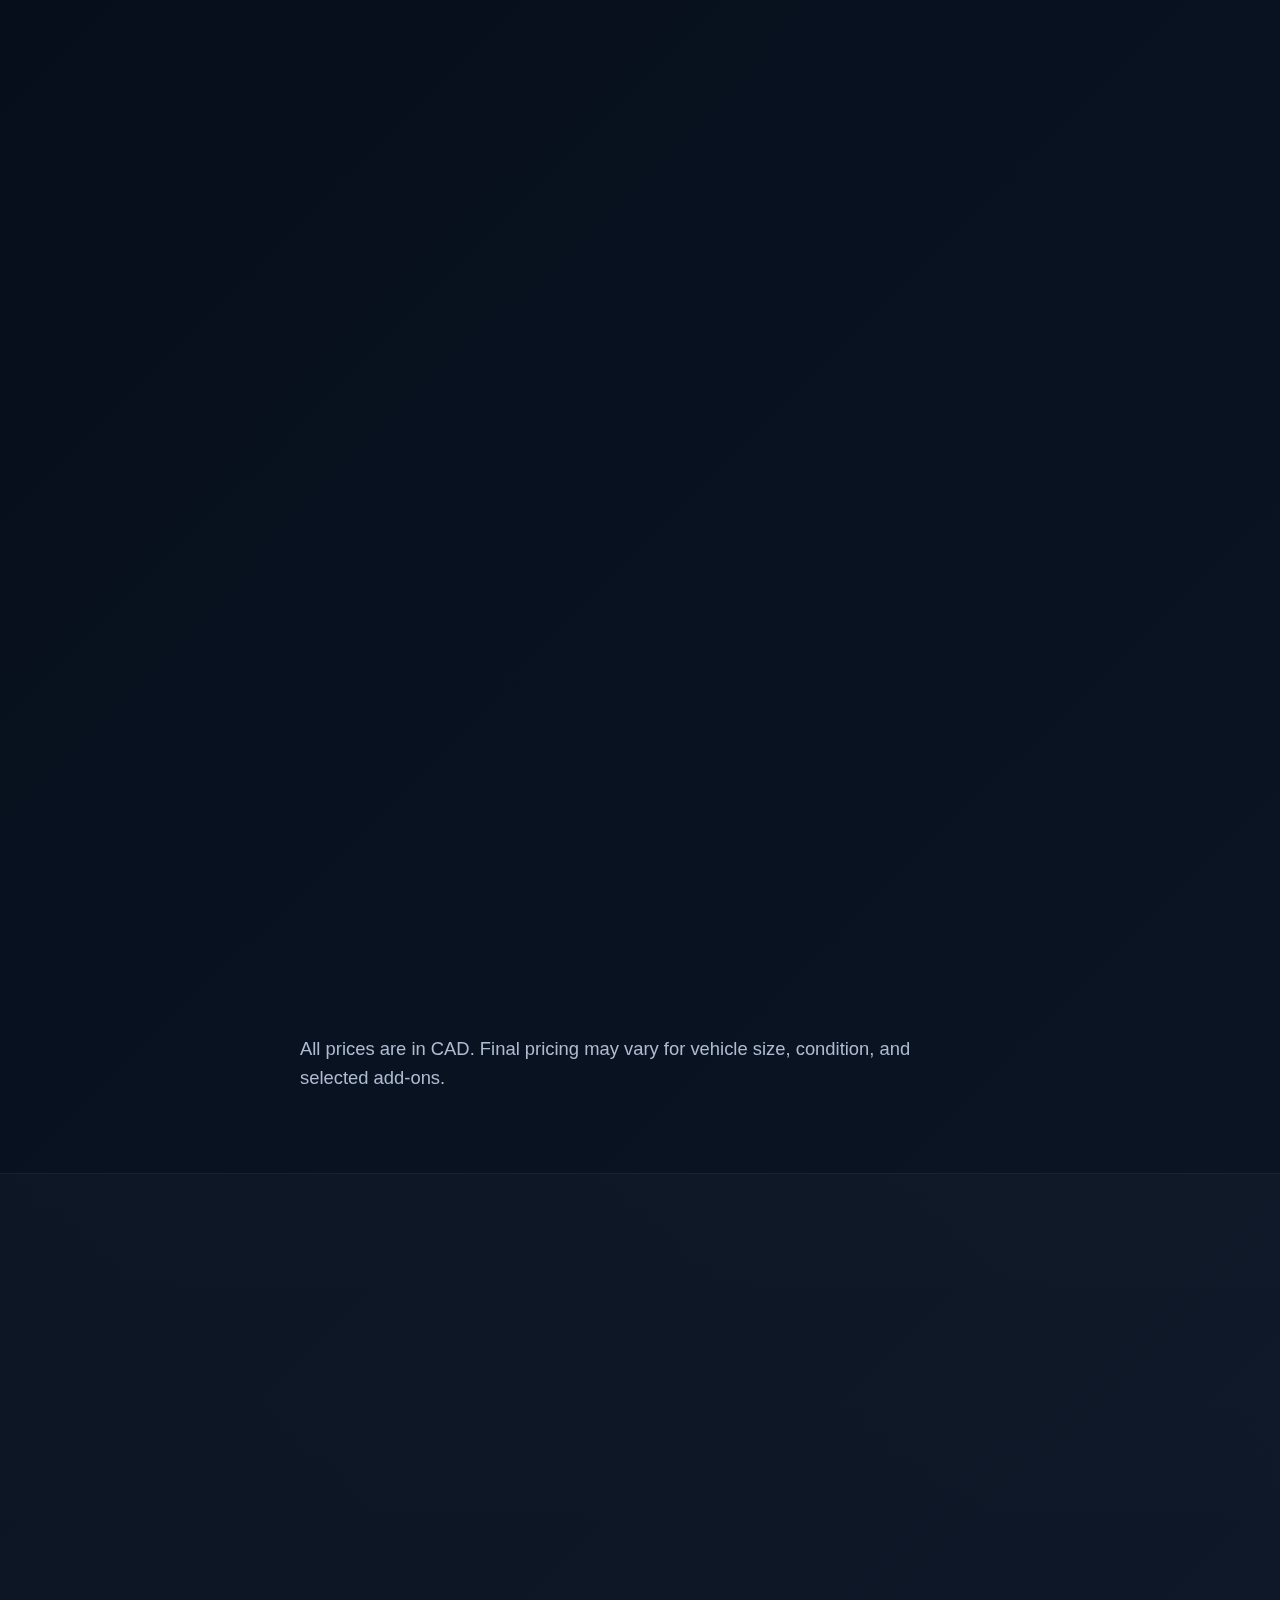
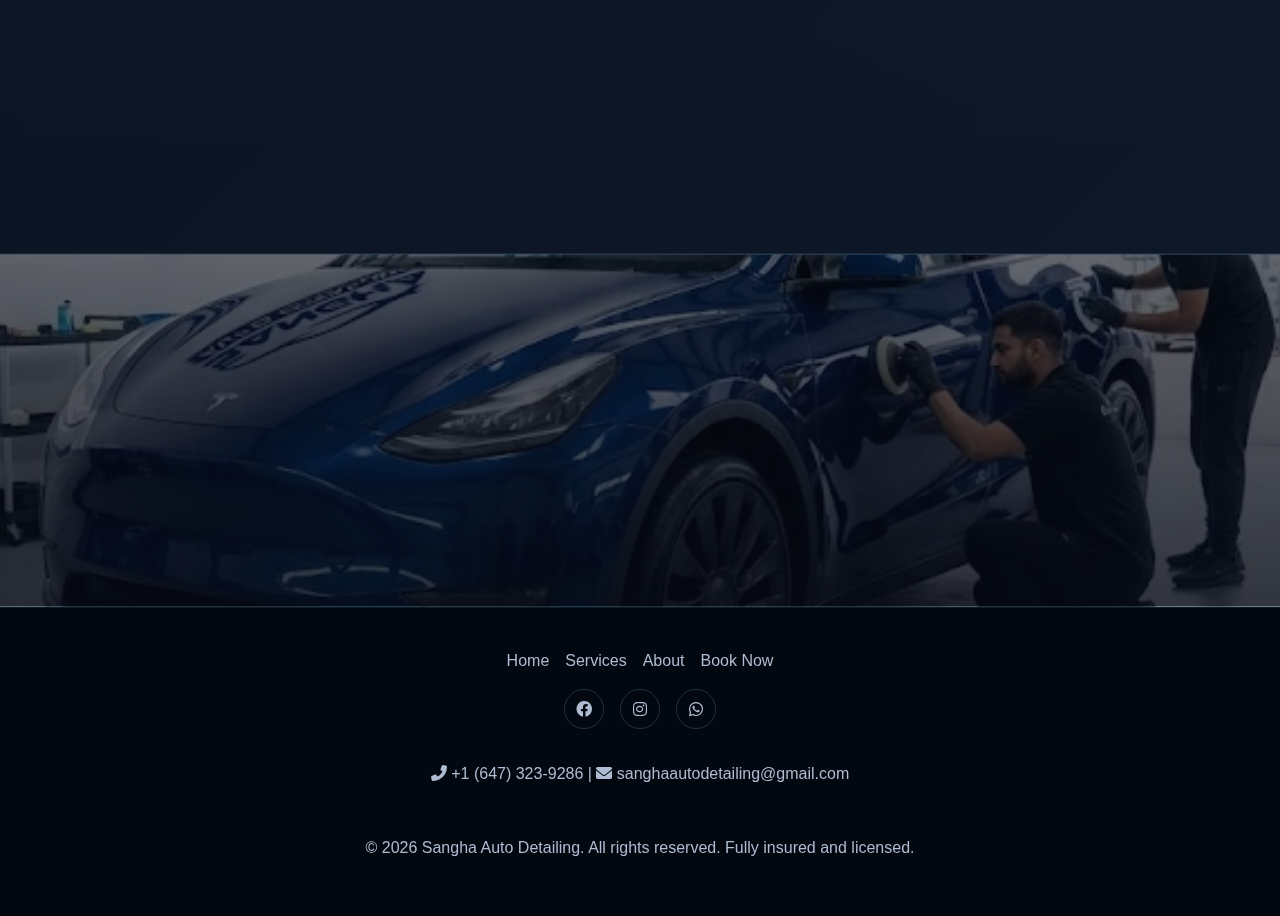
<file: plans.html>
<!DOCTYPE html>
<html lang="en">
<head>
    <meta charset="UTF-8">
    <meta name="viewport" content="width=device-width, initial-scale=1.0">
    <title>Sangha Auto Detailing | Services</title>
    <meta name="description" content="Compare Sangha Auto Detailing packages, add-ons, and mobile detailing offers.">
    <link rel="stylesheet" href="css/style.css">
    <link rel="stylesheet" href="https://cdnjs.cloudflare.com/ajax/libs/font-awesome/6.0.0-beta3/css/all.min.css">
</head>
<body>
    <header>
        <div class="container header-container">
            <div class="logo">
                <a href="index.html" aria-label="Sangha Auto Detailing home">
                    <span class="logo-mark"><img src="images/Logo.jpeg" alt="" aria-hidden="true"></span>
                    <h1>Sangha Auto Detailing</h1>
                </a>
            </div>
            <input type="checkbox" id="nav-toggle" class="nav-toggle">
            <label for="nav-toggle" class="nav-toggle-label" aria-label="Open menu"><i class="fas fa-bars"></i></label>
            <nav class="navbar" aria-label="Main navigation">
                <ul>
                    <li><a href="index.html">Home</a></li>
                    <li><a href="plans.html" aria-current="page">Services</a></li>
                    <li><a href="about.html">About</a></li>
                    <li><a href="book.html" class="btn-book">Book Now</a></li>
                    <li class="cart-icon">
                        <a href="book.html" aria-label="View booking cart"><i class="fas fa-shopping-cart"></i></a>
                        <span class="cart-count">0</span>
                    </li>
                </ul>
            </nav>
            <button class="theme-toggle" type="button" aria-label="Switch color theme" data-theme-toggle>
                <i class="fas fa-moon"></i>
            </button>
        </div>
    </header>

    <a href="https://wa.me/16473239286?text=Hi%20Sangha%20Auto%20Detailing!" class="floating-wa" target="_blank" rel="noopener noreferrer" aria-label="Message us on WhatsApp">
        <i class="fab fa-whatsapp"></i>
    </a>

    <div class="soap-bubbles" aria-hidden="true">
        <span></span>
        <span></span>
        <span></span>
        <span></span>
        <span></span>
        <span></span>
        <span></span>
        <span></span>
    </div>

    <main>
        <section class="page-header">
            <div class="container">
                <span class="section-kicker">Services</span>
                <h2>Choose the detail your vehicle deserves.</h2>
                <p>Transparent packages, useful add-ons, and no upfront payment.</p>
            </div>
        </section>

        <section class="plans-page">
            <div class="container">
                <div class="section-heading">
                    <span class="section-kicker animate-on-scroll">Packages</span>
                    <h2 class="section-title animate-on-scroll">Mobile detailing plans</h2>
                </div>

                <div class="packages-grid">
                    <article class="package-card animate-on-scroll">
                        <h3>Basic Shine</h3>
                        <p class="price">$99</p>
                        <p class="duration"><i class="far fa-clock"></i> Around 1 hour</p>
                        <ul class="includes">
                            <li><i class="fas fa-check"></i> Full interior vacuum</li>
                            <li><i class="fas fa-check"></i> Dashboard and console wipe</li>
                            <li><i class="fas fa-check"></i> Window cleaning</li>
                            <li><i class="fas fa-check"></i> Light stain removal</li>
                        </ul>
                        <button class="btn-add-to-cart" data-id="basic" data-name="Basic Shine" data-price="99"><i class="fas fa-cart-plus"></i> Add to Cart</button>
                    </article>

                    <article class="package-card featured animate-on-scroll">
                        <h3>Premium Detail</h3>
                        <p class="price">$145</p>
                        <p class="duration"><i class="far fa-clock"></i> Around 1.5 hours</p>
                        <ul class="includes">
                            <li><i class="fas fa-check"></i> Interior deep clean</li>
                            <li><i class="fas fa-check"></i> Hand wash and dry</li>
                            <li><i class="fas fa-check"></i> Tire and rim shine</li>
                            <li><i class="fas fa-check"></i> Leather conditioning</li>
                        </ul>
                        <button class="btn-add-to-cart" data-id="premium" data-name="Premium Detail" data-price="145"><i class="fas fa-cart-plus"></i> Add to Cart</button>
                    </article>

                    <article class="package-card animate-on-scroll">
                        <h3>Deluxe Complete</h3>
                        <p class="price">$180</p>
                        <p class="duration"><i class="far fa-clock"></i> Around 2 hours</p>
                        <ul class="includes">
                            <li><i class="fas fa-check"></i> Everything in Premium</li>
                            <li><i class="fas fa-check"></i> Engine bay cleaning</li>
                            <li><i class="fas fa-check"></i> Full interior shampoo</li>
                            <li><i class="fas fa-check"></i> Complete detail finish</li>
                        </ul>
                        <button class="btn-add-to-cart" data-id="deluxe" data-name="Deluxe Complete" data-price="180"><i class="fas fa-cart-plus"></i> Add to Cart</button>
                    </article>

                    <article class="package-card animate-on-scroll">
                        <h3>Monthly Membership</h3>
                        <p class="price">$370 <small>/month</small></p>
                        <p class="duration"><i class="far fa-calendar-alt"></i> 4 full details</p>
                        <ul class="includes">
                            <li><i class="fas fa-check"></i> 4 full detailing sessions</li>
                            <li><i class="fas fa-check"></i> Priority booking</li>
                            <li><i class="fas fa-check"></i> 10% off all add-ons</li>
                            <li><i class="fas fa-check"></i> Includes Deluxe service</li>
                        </ul>
                        <button class="btn-add-to-cart" data-id="monthly" data-name="Monthly Membership" data-price="370"><i class="fas fa-cart-plus"></i> Add to Cart</button>
                    </article>
                </div>

                <div class="section-heading">
                    <span class="section-kicker animate-on-scroll">Extras</span>
                    <h2 class="section-title animate-on-scroll">Popular add-ons</h2>
                </div>
                <div class="addons-grid">
                    <article class="addon-card animate-on-scroll"><span>Pet Hair Removal</span><span class="addon-price">+$30</span><button class="btn-addon btn-add-to-cart" data-id="pet-hair" data-name="Pet Hair Removal" data-price="30">Add</button></article>
                    <article class="addon-card animate-on-scroll"><span>Odor Removal</span><span class="addon-price">+$40</span><button class="btn-addon btn-add-to-cart" data-id="odor" data-name="Odor Removal" data-price="40">Add</button></article>
                    <article class="addon-card animate-on-scroll"><span>Seat Shampoo</span><span class="addon-price">+$60</span><button class="btn-addon btn-add-to-cart" data-id="seat-shampoo" data-name="Seat Shampoo" data-price="60">Add</button></article>
                    <article class="addon-card animate-on-scroll"><span>Scratch Removal</span><span class="addon-price">+$80</span><button class="btn-addon btn-add-to-cart" data-id="scratch" data-name="Scratch Removal" data-price="80">Add</button></article>
                    <article class="addon-card animate-on-scroll"><span>Wax Upgrade</span><span class="addon-price">+$50</span><button class="btn-addon btn-add-to-cart" data-id="wax" data-name="Wax Upgrade" data-price="50">Add</button></article>
                    <article class="addon-card animate-on-scroll"><span>Rim Deep Clean</span><span class="addon-price">+$25</span><button class="btn-addon btn-add-to-cart" data-id="rim" data-name="Rim Deep Clean" data-price="25">Add</button></article>
                </div>

                <div class="section-heading">
                    <span class="section-kicker animate-on-scroll">Compare</span>
                    <h2 class="section-title animate-on-scroll">Package comparison</h2>
                    <p class="section-copy animate-on-scroll">On phones, swipe the table sideways to compare every feature.</p>
                </div>
                <div class="table-wrap animate-on-scroll">
                    <table class="comparison-table">
                        <thead>
                            <tr>
                                <th>Feature</th>
                                <th>Basic</th>
                                <th>Premium</th>
                                <th>Deluxe</th>
                                <th>Monthly</th>
                            </tr>
                        </thead>
                        <tbody>
                            <tr><td>Interior vacuum</td><td><span class="feature-yes">Yes</span></td><td><span class="feature-yes">Yes</span></td><td><span class="feature-yes">Yes</span></td><td><span class="feature-yes">Yes</span></td></tr>
                            <tr><td>Dashboard wipe</td><td><span class="feature-yes">Yes</span></td><td><span class="feature-yes">Yes</span></td><td><span class="feature-yes">Yes</span></td><td><span class="feature-yes">Yes</span></td></tr>
                            <tr><td>Window cleaning</td><td><span class="feature-yes">Yes</span></td><td><span class="feature-yes">Yes</span></td><td><span class="feature-yes">Yes</span></td><td><span class="feature-yes">Yes</span></td></tr>
                            <tr><td>Hand wash and dry</td><td><span class="feature-no">No</span></td><td><span class="feature-yes">Yes</span></td><td><span class="feature-yes">Yes</span></td><td><span class="feature-yes">Yes</span></td></tr>
                            <tr><td>Tire and rim shine</td><td><span class="feature-no">No</span></td><td><span class="feature-yes">Yes</span></td><td><span class="feature-yes">Yes</span></td><td><span class="feature-yes">Yes</span></td></tr>
                            <tr><td>Leather conditioning</td><td><span class="feature-no">No</span></td><td><span class="feature-yes">Yes</span></td><td><span class="feature-yes">Yes</span></td><td><span class="feature-yes">Yes</span></td></tr>
                            <tr><td>Engine bay cleaning</td><td><span class="feature-no">No</span></td><td><span class="feature-no">No</span></td><td><span class="feature-yes">Yes</span></td><td><span class="feature-yes">Yes</span></td></tr>
                            <tr><td>Full interior shampoo</td><td><span class="feature-no">No</span></td><td><span class="feature-no">No</span></td><td><span class="feature-yes">Yes</span></td><td><span class="feature-yes">Yes</span></td></tr>
                            <tr><td>Priority booking</td><td><span class="feature-no">No</span></td><td><span class="feature-no">No</span></td><td><span class="feature-no">No</span></td><td><span class="feature-yes">Yes</span></td></tr>
                            <tr><td>10% off add-ons</td><td><span class="feature-no">No</span></td><td><span class="feature-no">No</span></td><td><span class="feature-no">No</span></td><td><span class="feature-yes">Yes</span></td></tr>
                        </tbody>
                    </table>
                </div>
                <p class="section-copy">All prices are in CAD. Final pricing may vary for vehicle size, condition, and selected add-ons.</p>
            </div>
        </section>

        <section class="section alt">
            <div class="container">
                <div class="section-heading">
                    <span class="section-kicker animate-on-scroll">Offers</span>
                    <h2 class="section-title animate-on-scroll">Save on your next detail.</h2>
                </div>
                <div class="promo-grid">
                    <article class="offer-card animate-on-scroll">
                        <h3>First-Time Customer</h3>
                        <p class="promo-discount">10% OFF</p>
                        <p>Your first detailing service.</p>
                        <a href="book.html?promo=FIRST10" class="btn btn-secondary">Claim Offer</a>
                    </article>
                    <article class="offer-card animate-on-scroll">
                        <h3>Monthly Membership</h3>
                        <p class="promo-discount">$35/month</p>
                        <p>4 washes per month, priority booking, and 10% off additional services.</p>
                        <a href="book.html?plan=membership" class="btn btn-secondary">Join Now</a>
                    </article>
                    <article class="offer-card animate-on-scroll">
                        <h3>Refer a Friend</h3>
                        <p class="promo-discount">$20 Credit</p>
                        <p>For both you and your friend after their first service.</p>
                        <a href="index.html#contact" class="btn btn-secondary">Refer Now</a>
                    </article>
                </div>
            </div>
        </section>

        <section class="cta-banner">
            <div class="container">
                <h2 class="animate-on-scroll">Ready to make your car look brand new?</h2>
                <div class="cta-buttons animate-on-scroll">
                    <a href="book.html" class="btn btn-primary"><i class="fas fa-calendar-check"></i> Book Now</a>
                    <a href="https://wa.me/16473239286?text=Hi%20Sangha%20Auto%20Detailing!" class="btn btn-whatsapp" target="_blank" rel="noopener noreferrer"><i class="fab fa-whatsapp"></i> WhatsApp Us</a>
                </div>
            </div>
        </section>
    </main>

    <footer>
        <div class="container footer-content">
            <div class="footer-links">
                <a href="index.html">Home</a>
                <a href="plans.html">Services</a>
                <a href="about.html">About</a>
                <a href="book.html">Book Now</a>
            </div>
            <div class="social-links">
                <a href="#" target="_blank" rel="noopener noreferrer" aria-label="Facebook"><i class="fab fa-facebook"></i></a>
                <a href="#" target="_blank" rel="noopener noreferrer" aria-label="Instagram"><i class="fab fa-instagram"></i></a>
                <a href="https://wa.me/16473239286?text=Hi%20Sangha%20Auto%20Detailing!" target="_blank" rel="noopener noreferrer" aria-label="WhatsApp"><i class="fab fa-whatsapp"></i></a>
            </div>
            <p><i class="fas fa-phone-alt"></i> +1 (647) 323-9286 | <i class="fas fa-envelope"></i> sanghaautodetailing@gmail.com</p>
            <p>&copy; 2026 Sangha Auto Detailing. All rights reserved. Fully insured and licensed.</p>
        </div>
    </footer>

    <script src="js/script.js"></script>
</body>
</html>
</file>
<file: css/style.css>
:root {
    --bg: #050914;
    --bg-soft: #0b1424;
    --panel: rgba(13, 24, 41, 0.82);
    --panel-strong: rgba(11, 20, 36, 0.96);
    --line: rgba(126, 220, 255, 0.2);
    --line-strong: rgba(0, 212, 255, 0.42);
    --text: #f6f9ff;
    --muted: #aebbd0;
    --secondary: #00d4ff;
    --accent: #ff8a3d;
    --gold: #ffc857;
    --green: #25d366;
    --danger: #ff6b55;
    --body-bg:
        radial-gradient(circle at 15% 5%, rgba(0, 212, 255, 0.12), transparent 28rem),
        radial-gradient(circle at 88% 12%, rgba(255, 138, 61, 0.1), transparent 24rem),
        linear-gradient(135deg, var(--bg) 0%, #08111f 48%, #0c1728 100%);
    --glass-bg: linear-gradient(145deg, rgba(255, 255, 255, 0.12), rgba(8, 17, 31, 0.58));
    --glass-line: rgba(255, 255, 255, 0.2);
    --bubble-blue: rgba(0, 212, 255, 0.42);
    --bubble-warm: rgba(255, 138, 61, 0.32);
    --bubble-edge: rgba(163, 235, 255, 0.28);
    --bubble-core: rgba(0, 212, 255, 0.18);
    --cursor-color: rgba(0, 212, 255, 0.34);
    --shadow: 0 22px 70px rgba(0, 0, 0, 0.38);
    --glow: 0 0 32px rgba(0, 212, 255, 0.24);
    --radius: 8px;
    --radius-lg: 16px;
    --container: 1180px;
}

[data-theme="light"] {
    --bg: #f5fbff;
    --bg-soft: #e8f6ff;
    --panel: rgba(255, 255, 255, 0.68);
    --panel-strong: rgba(255, 255, 255, 0.88);
    --line: rgba(18, 99, 143, 0.16);
    --line-strong: rgba(0, 150, 210, 0.34);
    --text: #122033;
    --muted: #516174;
    --secondary: #008bc7;
    --accent: #ff8c61;
    --gold: #b7791f;
    --green: #128c4a;
    --danger: #cc4334;
    --body-bg:
        radial-gradient(circle at 12% 6%, rgba(116, 209, 255, 0.42), transparent 28rem),
        radial-gradient(circle at 90% 12%, rgba(255, 182, 193, 0.34), transparent 24rem),
        linear-gradient(135deg, #f7fcff 0%, #eaf7ff 48%, #fff6f0 100%);
    --glass-bg: linear-gradient(145deg, rgba(255, 255, 255, 0.58), rgba(255, 255, 255, 0.34));
    --glass-line: rgba(255, 255, 255, 0.72);
    --bubble-blue: rgba(110, 200, 255, 0.46);
    --bubble-warm: rgba(255, 176, 203, 0.42);
    --bubble-edge: rgba(0, 115, 170, 0.18);
    --bubble-core: rgba(123, 206, 255, 0.2);
    --cursor-color: rgba(0, 139, 199, 0.28);
    --shadow: 0 22px 70px rgba(50, 80, 110, 0.18);
    --glow: 0 0 32px rgba(0, 139, 199, 0.18);
}

* {
    box-sizing: border-box;
}

html {
    scroll-behavior: smooth;
    overflow-x: hidden;
}

body {
    margin: 0;
    min-height: 100vh;
    overflow-x: hidden;
    background: var(--body-bg);
    color: var(--text);
    font-family: "Segoe UI", Tahoma, Geneva, Verdana, sans-serif;
    line-height: 1.6;
}

main,
footer {
    position: relative;
    z-index: 1;
}

img {
    display: block;
    max-width: 100%;
}

a {
    color: inherit;
}

button,
input,
select,
textarea {
    font: inherit;
}

.container {
    width: min(100% - 32px, var(--container));
    margin-inline: auto;
}

.section {
    padding: clamp(3rem, 8vw, 6rem) 0;
    position: relative;
}

.section.alt {
    background: linear-gradient(180deg, rgba(255, 255, 255, 0.025), rgba(255, 255, 255, 0.01));
    border-block: 1px solid rgba(255, 255, 255, 0.06);
}

.section-kicker {
    display: inline-flex;
    align-items: center;
    gap: 0.5rem;
    color: var(--secondary);
    font-size: 0.8rem;
    font-weight: 800;
    text-transform: uppercase;
    letter-spacing: 0;
}

.section-heading {
    max-width: 760px;
    margin: 0 auto 2.4rem;
    text-align: center;
}

.section-heading.left {
    margin-inline: 0;
    text-align: left;
}

.section-title,
.page-header h2,
.hero h2 {
    margin: 0;
    color: var(--text);
    font-size: clamp(2rem, 7vw, 4.5rem);
    line-height: 1.05;
    font-weight: 900;
    letter-spacing: 0;
}

.section-title span,
.hero h2 span {
    color: var(--secondary);
}

.section-copy,
.page-header p,
.hero-copy {
    max-width: 680px;
    margin: 1rem auto 0;
    color: var(--muted);
    font-size: clamp(1rem, 2vw, 1.15rem);
}

.grid {
    display: grid;
    gap: 1rem;
}

.grid.two,
.grid.three,
.grid.four {
    grid-template-columns: 1fr;
}

.card {
    position: relative;
    overflow: hidden;
    border: 1px solid var(--line);
    border-radius: var(--radius-lg);
    background: linear-gradient(145deg, rgba(18, 33, 56, 0.88), rgba(8, 15, 27, 0.92));
    box-shadow: 0 14px 40px rgba(0, 0, 0, 0.22);
}

.card,
.step-card,
.benefit-card,
.testimonial-card,
.offer-card,
.contact-card,
.package-card,
.addon-card,
.value-item,
.story-card,
.cart-summary,
.booking-form,
.form-panel,
.before-after-card,
.hero-stat,
.prepared-panel,
.success-message {
    background: var(--glass-bg);
    border-color: var(--glass-line);
    backdrop-filter: blur(15px) saturate(145%);
    -webkit-backdrop-filter: blur(15px) saturate(145%);
}

.card::before {
    content: "";
    position: absolute;
    inset: 0;
    pointer-events: none;
    background: linear-gradient(120deg, transparent, rgba(255, 255, 255, 0.055), transparent);
    transform: translateX(-120%);
    animation: cardSheen 7s ease-in-out infinite;
}

.card-pad {
    padding: clamp(1.25rem, 4vw, 2rem);
}

.icon-bubble {
    display: inline-grid;
    place-items: center;
    width: 3.2rem;
    height: 3.2rem;
    border-radius: 50%;
    color: #06101d;
    background: linear-gradient(135deg, var(--secondary), #89f0ff);
    box-shadow: var(--glow);
    font-size: 1.25rem;
    animation: iconFloat 4.2s ease-in-out infinite;
}

.btn,
.btn-add-to-cart,
.btn-addon {
    display: inline-flex;
    align-items: center;
    justify-content: center;
    gap: 0.5rem;
    width: auto;
    min-height: 46px;
    padding: 0.78rem 1.2rem;
    border: 0;
    border-radius: 999px;
    cursor: pointer;
    color: var(--text);
    font-weight: 850;
    text-decoration: none;
    text-align: center;
    transition: transform 0.25s ease, box-shadow 0.25s ease, border-color 0.25s ease;
    touch-action: manipulation;
}

.btn-primary,
.btn-add-to-cart,
.btn-addon {
    background: linear-gradient(135deg, var(--secondary), #69ebff);
    color: #05101c;
    box-shadow: 0 12px 32px rgba(0, 212, 255, 0.26);
    animation: ctaBreath 4.8s ease-in-out infinite;
}

.btn-secondary {
    border: 1px solid rgba(255, 255, 255, 0.18);
    background: rgba(255, 255, 255, 0.08);
}

.btn-whatsapp {
    background: linear-gradient(135deg, var(--green), #1eaa53);
    color: #fff;
    box-shadow: 0 12px 32px rgba(37, 211, 102, 0.25);
}

.btn-ghost {
    border: 1px solid var(--line);
    background: rgba(255, 255, 255, 0.05);
}

.btn:active,
.btn-add-to-cart:active,
.btn-addon:active {
    transform: scale(0.97);
}

.btn.is-loading,
.btn.is-done,
.btn-add-to-cart.is-loading,
.btn-add-to-cart.is-done,
.btn-addon.is-loading,
.btn-addon.is-done {
    pointer-events: none;
}

.button-spinner {
    width: 1rem;
    height: 1rem;
    border: 2px solid rgba(5, 16, 28, 0.28);
    border-top-color: #05101c;
    border-radius: 50%;
    animation: spin 0.7s linear infinite;
}

.button-row,
.cta-buttons,
.hero-buttons,
.prepared-actions {
    display: flex;
    flex-wrap: wrap;
    gap: 0.8rem;
    align-items: center;
}

header {
    position: sticky;
    top: 0;
    z-index: 1000;
    border-bottom: 1px solid rgba(255, 255, 255, 0.08);
    background: rgba(5, 9, 20, 0.86);
    backdrop-filter: blur(16px);
}

[data-theme="light"] header {
    background: rgba(247, 252, 255, 0.78);
}

[data-theme="light"] footer {
    background: rgba(244, 250, 255, 0.88);
}

.header-container {
    display: flex;
    align-items: center;
    justify-content: space-between;
    gap: 1rem;
    padding: 0.85rem 0;
}

.logo h1 {
    margin: 0;
    font-size: clamp(1rem, 4vw, 1.35rem);
    line-height: 1.1;
    color: var(--text);
}

.logo a {
    display: inline-flex;
    align-items: center;
    gap: 0.65rem;
    text-decoration: none;
}

.logo-mark {
    display: grid;
    place-items: center;
    width: 2.7rem;
    height: 2.7rem;
    border-radius: 50%;
    overflow: hidden;
    border: 1px solid rgba(255, 255, 255, 0.24);
    background: #fff;
    box-shadow: 0 0 0 4px rgba(0, 212, 255, 0.08), 0 0 24px rgba(0, 212, 255, 0.22);
    animation: logoPulse 4s ease-in-out infinite;
}

.logo-mark img {
    width: 100%;
    height: 100%;
    object-fit: cover;
}

.navbar ul {
    display: flex;
    align-items: center;
    gap: 1.2rem;
    margin: 0;
    padding: 0;
    list-style: none;
}

.navbar a {
    color: var(--muted);
    font-weight: 750;
    text-decoration: none;
}

.navbar a:hover,
.navbar a[aria-current="page"] {
    color: var(--text);
}

.theme-toggle {
    display: grid;
    place-items: center;
    flex: 0 0 auto;
    width: 2.65rem;
    height: 2.65rem;
    border: 1px solid var(--glass-line);
    border-radius: 50%;
    background: rgba(255, 255, 255, 0.1);
    color: var(--text);
    cursor: pointer;
    backdrop-filter: blur(12px);
    -webkit-backdrop-filter: blur(12px);
    box-shadow: 0 10px 30px rgba(0, 0, 0, 0.14);
}

.btn-book {
    display: inline-flex;
    min-height: 42px;
    padding: 0.65rem 1rem;
    border-radius: 999px;
    background: linear-gradient(135deg, var(--secondary), #78f0ff);
    color: #05101c !important;
}

.cart-icon {
    position: relative;
}

.cart-count {
    position: absolute;
    top: -10px;
    right: -12px;
    display: grid;
    place-items: center;
    min-width: 1.35rem;
    height: 1.35rem;
    padding: 0 0.2rem;
    border-radius: 999px;
    background: var(--accent);
    color: #fff;
    font-size: 0.75rem;
    font-weight: 900;
}

.nav-toggle {
    position: absolute;
    opacity: 0;
    pointer-events: none;
}

.nav-toggle-label {
    display: none;
    color: var(--text);
    font-size: 1.35rem;
}

.floating-wa {
    position: fixed;
    right: 1rem;
    bottom: 1rem;
    z-index: 999;
    display: grid;
    place-items: center;
    width: 3.5rem;
    height: 3.5rem;
    border-radius: 50%;
    background: var(--green);
    color: #fff;
    font-size: 1.55rem;
    text-decoration: none;
    box-shadow: 0 18px 45px rgba(37, 211, 102, 0.36);
    animation: floatSoft 3.4s ease-in-out infinite;
}

.soap-bubbles {
    position: fixed;
    inset: 0;
    z-index: 0;
    pointer-events: none;
    overflow: hidden;
    transform: translate3d(var(--bubble-shift-x, 0), var(--bubble-shift-y, 0), 0);
    will-change: transform;
}

.soap-bubbles::before,
.soap-bubbles::after {
    content: "";
    position: absolute;
    width: clamp(16rem, 30vw, 34rem);
    height: clamp(16rem, 30vw, 34rem);
    border-radius: 50%;
    filter: blur(44px);
    opacity: 0.2;
    animation: blobDrift 18s ease-in-out infinite;
}

.soap-bubbles::before {
    left: -8rem;
    top: 18%;
    background: radial-gradient(circle, var(--bubble-blue), transparent 68%);
}

.soap-bubbles::after {
    right: -10rem;
    bottom: 8%;
    background: radial-gradient(circle, var(--bubble-warm), transparent 70%);
    animation-delay: -8s;
}

.soap-bubbles span {
    position: absolute;
    bottom: -8rem;
    left: var(--bubble-left, 50%);
    width: var(--bubble-size, 3rem);
    height: var(--bubble-size, 3rem);
    border: 1px solid var(--bubble-edge);
    border-radius: 50%;
    background:
        radial-gradient(circle at 32% 28%, rgba(255, 255, 255, 0.8) 0 8%, transparent 9%),
        radial-gradient(circle at 68% 72%, var(--bubble-core), transparent 38%),
        rgba(255, 255, 255, 0.035);
    box-shadow: inset 0 0 18px rgba(255, 255, 255, 0.15), 0 0 28px rgba(0, 212, 255, 0.1);
    opacity: 0;
    animation: bubbleRise var(--bubble-duration, 16s) linear infinite;
    animation-delay: var(--bubble-delay, 0s);
}

.soap-bubbles span:nth-child(1) {
    --bubble-left: 7%;
    --bubble-size: 2.2rem;
    --bubble-duration: 17s;
    --bubble-delay: 0s;
}

.soap-bubbles span:nth-child(2) {
    --bubble-left: 18%;
    --bubble-size: 4.4rem;
    --bubble-duration: 24s;
    --bubble-delay: -8s;
}

.soap-bubbles span:nth-child(3) {
    --bubble-left: 33%;
    --bubble-size: 2.8rem;
    --bubble-duration: 19s;
    --bubble-delay: -3s;
}

.soap-bubbles span:nth-child(4) {
    --bubble-left: 48%;
    --bubble-size: 5.5rem;
    --bubble-duration: 28s;
    --bubble-delay: -14s;
}

.soap-bubbles span:nth-child(5) {
    --bubble-left: 62%;
    --bubble-size: 2.4rem;
    --bubble-duration: 18s;
    --bubble-delay: -5s;
}

.soap-bubbles span:nth-child(6) {
    --bubble-left: 76%;
    --bubble-size: 3.6rem;
    --bubble-duration: 22s;
    --bubble-delay: -11s;
}

.soap-bubbles span:nth-child(7) {
    --bubble-left: 88%;
    --bubble-size: 2rem;
    --bubble-duration: 16s;
    --bubble-delay: -6s;
}

.soap-bubbles span:nth-child(8) {
    --bubble-left: 96%;
    --bubble-size: 4.8rem;
    --bubble-duration: 26s;
    --bubble-delay: -16s;
}

.soap-bubbles span:nth-child(2),
.soap-bubbles span:nth-child(4),
.soap-bubbles span:nth-child(8) {
    filter: blur(1px);
}

.hero {
    min-height: min(780px, calc(100vh - 64px));
    display: grid;
    align-items: center;
    padding: clamp(3rem, 8vw, 6rem) 0;
    overflow: hidden;
}

.hero-layout {
    display: grid;
    gap: 2rem;
    align-items: center;
}

.hero-badges,
.trust-row {
    display: flex;
    flex-wrap: wrap;
    gap: 0.65rem;
    margin: 1.4rem 0;
}

.pill {
    display: inline-flex;
    align-items: center;
    gap: 0.45rem;
    padding: 0.55rem 0.8rem;
    border: 1px solid rgba(255, 255, 255, 0.13);
    border-radius: 999px;
    background: rgba(255, 255, 255, 0.07);
    color: var(--muted);
    font-size: 0.9rem;
    font-weight: 750;
}

.pill strong {
    color: var(--text);
}

.hero-media {
    position: relative;
    min-height: 440px;
}

.hero-photo {
    position: absolute;
    overflow: hidden;
    border: 1px solid var(--line);
    border-radius: 18px;
    box-shadow: var(--shadow);
    background: var(--bg-soft);
    animation: floatSoft 5s ease-in-out infinite;
}

.hero-photo img {
    width: 100%;
    height: 100%;
    object-fit: cover;
}

.hero-photo::after,
.before-after-card::after,
.story-card.image-card::before {
    content: "";
    position: absolute;
    inset: 0;
    pointer-events: none;
    background: linear-gradient(115deg, transparent 28%, rgba(255, 255, 255, 0.18) 48%, transparent 68%);
    transform: translateX(-130%);
    animation: shineSweep 7.5s ease-in-out infinite;
}

.hero-photo.main {
    inset: 0 10% 10% 0;
}

.hero-photo.small {
    right: 0;
    bottom: 0;
    width: 42%;
    height: 52%;
    animation-delay: 0.8s;
}

.hero-stat {
    position: absolute;
    left: 5%;
    bottom: 5%;
    max-width: 14rem;
    padding: 1rem;
    border: 1px solid var(--line-strong);
    border-radius: var(--radius-lg);
    background: rgba(5, 9, 20, 0.82);
    backdrop-filter: blur(12px);
    box-shadow: var(--glow);
}

.hero-stat strong {
    display: block;
    color: var(--secondary);
    font-size: 1.6rem;
    line-height: 1;
}

.hero-stat span {
    color: var(--muted);
    font-size: 0.9rem;
}

.step-card,
.benefit-card,
.testimonial-card,
.offer-card,
.contact-card,
.package-card,
.addon-card,
.value-item,
.story-card,
.cart-summary,
.booking-form {
    padding: clamp(1.2rem, 3vw, 1.7rem);
    border: 1px solid var(--line);
    border-radius: var(--radius-lg);
    background: linear-gradient(145deg, rgba(17, 31, 53, 0.84), rgba(8, 15, 27, 0.9));
    box-shadow: 0 16px 42px rgba(0, 0, 0, 0.2);
}

.story-card {
    position: relative;
    overflow: hidden;
}

.step-card {
    min-height: 235px;
}

.step-number {
    display: inline-grid;
    place-items: center;
    width: 2.2rem;
    height: 2.2rem;
    margin-bottom: 1rem;
    border-radius: 50%;
    background: rgba(0, 212, 255, 0.12);
    color: var(--secondary);
    font-weight: 900;
}

.step-card h3,
.benefit-card h3,
.testimonial-card h3,
.offer-card h3,
.package-card h3,
.value-item h3,
.story-card h3,
.cart-summary h3,
.booking-form h3 {
    margin: 0.9rem 0 0.45rem;
    font-size: 1.2rem;
    line-height: 1.25;
}

.step-card p,
.benefit-card p,
.testimonial-card p,
.offer-card p,
.package-card p,
.value-item p,
.story-card p {
    color: var(--muted);
}

.gallery-grid {
    display: grid;
    gap: 1rem;
}

.gallery-grid.coverflow {
    position: relative;
    display: grid;
    place-items: center;
    min-height: clamp(390px, 54vw, 620px);
    perspective: 1300px;
    perspective-origin: center 44%;
    isolation: isolate;
}

.before-after-card {
    position: relative;
    overflow: hidden;
    border: 1px solid var(--line);
    border-radius: var(--radius-lg);
    background: var(--panel);
}

.coverflow-card {
    position: absolute;
    width: min(92vw, 620px);
    max-width: 100%;
    transform-style: preserve-3d;
    box-shadow: 0 28px 80px rgba(0, 0, 0, 0.36), 0 0 45px rgba(0, 212, 255, 0.12);
    transition: transform 0.9s cubic-bezier(0.2, 0.8, 0.2, 1), opacity 0.9s ease, filter 0.9s ease, box-shadow 0.9s ease;
    will-change: transform, opacity, filter;
}

.coverflow-card.is-active {
    box-shadow: 0 34px 90px rgba(0, 0, 0, 0.42), 0 0 58px rgba(0, 212, 255, 0.22);
}

.coverflow-card.is-prev {
    box-shadow: 0 18px 48px rgba(0, 0, 0, 0.22);
}

.coverflow-card.is-next {
    box-shadow: 0 18px 48px rgba(0, 0, 0, 0.22);
}

.coverflow-card.is-back {
    z-index: 1;
    opacity: 0;
    pointer-events: none;
    transform: translate3d(0, 2rem, -250px) rotateY(0deg) scale(0.72);
}

.coverflow-controls {
    position: absolute;
    left: 50%;
    bottom: 0;
    z-index: 8;
    display: flex;
    align-items: center;
    gap: 0.75rem;
    padding: 0.6rem;
    border: 1px solid rgba(255, 255, 255, 0.18);
    border-radius: 999px;
    background: rgba(255, 255, 255, 0.1);
    backdrop-filter: blur(14px);
    -webkit-backdrop-filter: blur(14px);
    transform: translateX(-50%);
}

.coverflow-btn,
.coverflow-dots button {
    display: grid;
    place-items: center;
    border: 0;
    cursor: pointer;
}

.coverflow-btn {
    width: 2.5rem;
    height: 2.5rem;
    border-radius: 50%;
    background: rgba(0, 212, 255, 0.18);
    color: var(--text);
}

.coverflow-dots {
    display: flex;
    align-items: center;
    gap: 0.45rem;
}

.coverflow-dots button {
    width: 0.65rem;
    height: 0.65rem;
    padding: 0;
    border-radius: 999px;
    background: rgba(255, 255, 255, 0.35);
    transition: width 0.25s ease, background 0.25s ease;
}

.coverflow-dots button.is-active {
    width: 1.5rem;
    background: var(--secondary);
}

.ba-images {
    display: grid;
    grid-template-columns: 1fr 1fr;
    min-height: 250px;
}

.ba-image {
    position: relative;
    min-height: 250px;
    overflow: hidden;
}

.ba-image img {
    width: 100%;
    height: 100%;
    object-fit: cover;
}

.tag {
    position: absolute;
    top: 0.75rem;
    left: 0.75rem;
    z-index: 2;
    padding: 0.4rem 0.65rem;
    border-radius: 999px;
    color: #fff;
    font-size: 0.75rem;
    font-weight: 900;
    background: rgba(255, 107, 85, 0.88);
}

.tag.after {
    background: rgba(37, 211, 102, 0.9);
}

.ba-caption {
    padding: 1rem;
    color: var(--muted);
}

.stars {
    color: var(--gold);
    letter-spacing: 0;
    font-size: 1.05rem;
}

.service-area-card ul,
.includes,
.cart-items {
    margin: 1rem 0 0;
    padding: 0;
    list-style: none;
}

.service-area-card li,
.includes li {
    display: flex;
    align-items: center;
    gap: 0.65rem;
    padding: 0.58rem 0;
    border-bottom: 1px solid rgba(255, 255, 255, 0.07);
    color: var(--muted);
}

.service-area-card li:last-child,
.includes li:last-child {
    border-bottom: 0;
}

.service-area-card i,
.includes i,
.feature-yes {
    color: var(--secondary);
}

.feature-no {
    color: var(--danger);
}

.contact-layout,
.booking-layout,
.about-layout {
    display: grid;
    gap: 1rem;
}

.contact-list {
    display: grid;
    gap: 1rem;
}

.contact-card {
    display: flex;
    gap: 1rem;
    align-items: flex-start;
}

.contact-card i {
    color: var(--secondary);
    font-size: 1.4rem;
    margin-top: 0.2rem;
}

.contact-card p {
    margin: 0;
    color: var(--muted);
}

.contact-card a {
    color: var(--text);
    font-weight: 850;
    text-decoration: none;
    word-break: break-word;
}

.form-panel {
    padding: clamp(1.2rem, 4vw, 2rem);
    border: 1px solid var(--line-strong);
    border-radius: var(--radius-lg);
    background: linear-gradient(145deg, rgba(13, 24, 41, 0.9), rgba(5, 9, 20, 0.92));
    box-shadow: var(--shadow);
}

.form-grid {
    display: grid;
    gap: 1rem;
}

.form-group {
    display: grid;
    gap: 0.45rem;
}

.form-group label {
    color: var(--text);
    font-size: 0.92rem;
    font-weight: 800;
}

.form-group input,
.form-group select,
.form-group textarea {
    width: 100%;
    min-width: 0;
    padding: 0.85rem 0.95rem;
    border: 1px solid rgba(255, 255, 255, 0.14);
    border-radius: var(--radius);
    background: rgba(255, 255, 255, 0.07);
    color: var(--text);
    outline: 0;
}

.form-group select option {
    color: #06101c;
}

.form-group textarea {
    min-height: 120px;
    resize: vertical;
}

.form-group input:focus,
.form-group select:focus,
.form-group textarea:focus {
    border-color: var(--secondary);
    box-shadow: 0 0 0 4px rgba(0, 212, 255, 0.12);
}

.success-message,
.prepared-panel,
.empty-cart,
.payment-note {
    padding: 1rem;
    border: 1px solid rgba(37, 211, 102, 0.28);
    border-radius: var(--radius);
    background: rgba(37, 211, 102, 0.08);
    color: #dfffea;
}

.prepared-panel {
    display: none;
    margin-top: 1rem;
}

.prepared-panel.is-visible {
    display: block;
}

.prepared-message {
    width: 100%;
    min-height: 110px;
    margin: 0.85rem 0 1rem;
    padding: 0.85rem;
    border: 1px solid rgba(255, 255, 255, 0.12);
    border-radius: var(--radius);
    background: rgba(0, 0, 0, 0.18);
    color: var(--muted);
    white-space: pre-wrap;
}

.page-header {
    padding: clamp(3rem, 8vw, 5rem) 0;
    text-align: center;
    border-bottom: 1px solid rgba(255, 255, 255, 0.07);
    background:
        linear-gradient(rgba(5, 9, 20, 0.72), rgba(5, 9, 20, 0.86)),
        url("../images/final-shine.webp") center 46% / cover;
}

.plans-page,
.booking-page,
.about-page {
    padding: clamp(3rem, 7vw, 5rem) 0;
}

.plans-page .section-heading:not(:first-child) {
    margin-top: clamp(3rem, 7vw, 5rem);
}

.packages-grid,
.addons-grid,
.promo-grid,
.why-grid,
.values-list {
    display: grid;
    grid-template-columns: 1fr;
    gap: 1rem;
}

.package-card {
    display: flex;
    flex-direction: column;
}

.package-card.featured {
    border-color: rgba(255, 200, 87, 0.68);
    box-shadow: 0 20px 54px rgba(255, 138, 61, 0.15);
}

.price {
    margin: 0.3rem 0;
    color: var(--gold);
    font-size: clamp(2rem, 7vw, 3rem);
    line-height: 1;
    font-weight: 950;
}

.price small {
    font-size: 1rem;
    color: var(--muted);
}

.duration {
    color: var(--muted);
}

.package-card .btn-add-to-cart {
    margin-top: auto;
}

.addon-card {
    display: flex;
    align-items: center;
    justify-content: space-between;
    gap: 1rem;
}

.addon-price,
.promo-discount {
    color: var(--gold);
    font-weight: 950;
}

.table-wrap {
    overflow-x: auto;
    margin-top: 1rem;
    border: 1px solid var(--line);
    border-radius: var(--radius-lg);
}

.comparison-table {
    width: 100%;
    min-width: 720px;
    border-collapse: collapse;
    background: rgba(8, 15, 27, 0.86);
}

.comparison-table th,
.comparison-table td {
    padding: 0.9rem;
    border-bottom: 1px solid rgba(255, 255, 255, 0.08);
    text-align: center;
}

.comparison-table th:first-child,
.comparison-table td:first-child {
    text-align: left;
}

.comparison-table th {
    color: var(--secondary);
    background: rgba(0, 212, 255, 0.08);
}

.booking-layout {
    align-items: start;
}

.cart-summary {
    position: sticky;
    top: 6rem;
}

.cart-item {
    display: grid;
    grid-template-columns: 1fr auto auto;
    gap: 0.7rem;
    align-items: center;
    padding: 0.8rem 0;
    border-bottom: 1px solid rgba(255, 255, 255, 0.08);
}

.cart-item-price {
    color: var(--gold);
    font-weight: 900;
}

.cart-item-remove {
    display: grid;
    place-items: center;
    width: 2.2rem;
    height: 2.2rem;
    border: 0;
    border-radius: 50%;
    background: rgba(255, 107, 85, 0.14);
    color: #ff9a8e;
    cursor: pointer;
}

.cart-total {
    display: flex;
    justify-content: space-between;
    margin-top: 1rem;
    padding-top: 1rem;
    border-top: 1px solid var(--line);
    color: var(--text);
    font-size: 1.2rem;
    font-weight: 900;
}

.story-card.image-card {
    min-height: 360px;
    background: url("../images/team-expertise.jpg") center / cover;
}

.story-card.image-card::after {
    content: "";
    position: absolute;
    inset: 0;
    background: linear-gradient(180deg, transparent, rgba(5, 9, 20, 0.72));
}

.why-item {
    display: flex;
    align-items: center;
    gap: 0.8rem;
    min-height: 74px;
}

.why-item i,
.value-item i {
    color: var(--secondary);
    font-size: 1.35rem;
}

.cta-banner {
    padding: clamp(3rem, 7vw, 5rem) 0;
    text-align: center;
    background:
        linear-gradient(rgba(5, 9, 20, 0.62), rgba(5, 9, 20, 0.82)),
        url("../images/shining.webp") center / cover;
    border-block: 1px solid var(--line);
}

.cta-banner h2 {
    max-width: 760px;
    margin: 0 auto 1.4rem;
    font-size: clamp(2rem, 6vw, 3.4rem);
    line-height: 1.08;
}

.card,
.step-card,
.benefit-card,
.testimonial-card,
.offer-card,
.contact-card,
.package-card,
.addon-card,
.value-item,
.story-card:not(.image-card),
.cart-summary,
.booking-form,
.form-panel,
.before-after-card,
.hero-stat,
.prepared-panel,
.success-message {
    background: var(--glass-bg);
    border-color: var(--glass-line);
    backdrop-filter: blur(15px) saturate(145%);
    -webkit-backdrop-filter: blur(15px) saturate(145%);
}

.cta-buttons {
    justify-content: center;
}

footer {
    padding: 2.5rem 0;
    border-top: 1px solid rgba(255, 255, 255, 0.08);
    background: rgba(3, 7, 14, 0.92);
    color: var(--muted);
}

.footer-content {
    display: grid;
    gap: 1rem;
    text-align: center;
}

.footer-links,
.social-links {
    display: flex;
    flex-wrap: wrap;
    justify-content: center;
    gap: 0.75rem 1rem;
}

.footer-links a,
.social-links a {
    color: var(--muted);
    text-decoration: none;
}

.social-links a {
    display: grid;
    place-items: center;
    width: 2.5rem;
    height: 2.5rem;
    border: 1px solid var(--line);
    border-radius: 50%;
}

.bubble-cursor {
    position: fixed;
    top: 0;
    left: 0;
    z-index: 5000;
    width: 1.35rem;
    height: 1.35rem;
    margin: -0.675rem 0 0 -0.675rem;
    border: 1px solid rgba(255, 255, 255, 0.42);
    border-radius: 50%;
    background:
        radial-gradient(circle at 30% 28%, rgba(255, 255, 255, 0.85) 0 14%, transparent 15%),
        var(--cursor-color);
    box-shadow: 0 0 24px var(--cursor-color), inset 0 0 10px rgba(255, 255, 255, 0.22);
    pointer-events: none;
    transition: width 0.22s ease, height 0.22s ease, margin 0.22s ease, background 0.22s ease, border-color 0.22s ease;
    mix-blend-mode: screen;
}

.bubble-cursor.is-expanded {
    width: 3.2rem;
    height: 3.2rem;
    margin: -1.6rem 0 0 -1.6rem;
    border-color: rgba(255, 255, 255, 0.72);
    background:
        radial-gradient(circle at 30% 28%, rgba(255, 255, 255, 0.9) 0 10%, transparent 11%),
        var(--cursor-color);
}

.animate-on-scroll,
.animate-slide-left,
.animate-slide-right,
.animate-scale {
    opacity: 0;
    transform: translateY(24px);
    transition: opacity 0.7s ease, transform 0.7s ease;
}

.animate-slide-left {
    transform: translateX(-24px);
}

.animate-slide-right {
    transform: translateX(24px);
}

.animate-scale {
    transform: scale(0.96);
}

.animate-on-scroll.visible,
.animate-slide-left.visible,
.animate-slide-right.visible,
.animate-scale.visible {
    opacity: 1;
    transform: none;
}

@keyframes floatSoft {
    0%, 100% {
        transform: translateY(0);
    }
    50% {
        transform: translateY(-10px);
    }
}

@keyframes bubbleRise {
    0% {
        opacity: 0;
        transform: translate3d(0, 0, 0) scale(0.8);
    }
    12% {
        opacity: 0.42;
    }
    50% {
        transform: translate3d(-1.2rem, -52vh, 0) scale(1);
    }
    88% {
        opacity: 0.28;
    }
    100% {
        opacity: 0;
        transform: translate3d(1.4rem, -108vh, 0) scale(1.16);
    }
}

@keyframes shineSweep {
    0%, 45% {
        transform: translateX(-130%);
    }
    70%, 100% {
        transform: translateX(130%);
    }
}

@keyframes ctaBreath {
    0%, 100% {
        box-shadow: 0 12px 32px rgba(0, 212, 255, 0.26);
    }
    50% {
        box-shadow: 0 16px 42px rgba(0, 212, 255, 0.42);
    }
}

@keyframes iconFloat {
    0%, 100% {
        transform: translateY(0) scale(1);
    }
    50% {
        transform: translateY(-4px) scale(1.03);
    }
}

@keyframes logoPulse {
    0%, 100% {
        box-shadow: 0 0 0 4px rgba(0, 212, 255, 0.08), 0 0 24px rgba(0, 212, 255, 0.22);
    }
    50% {
        box-shadow: 0 0 0 5px rgba(0, 212, 255, 0.13), 0 0 34px rgba(0, 212, 255, 0.32);
    }
}

@keyframes spin {
    to {
        transform: rotate(360deg);
    }
}

@keyframes blobDrift {
    0%, 100% {
        transform: translate3d(0, 0, 0) scale(1);
    }
    50% {
        transform: translate3d(2.5rem, -2rem, 0) scale(1.12);
    }
}

@keyframes cardSheen {
    0%, 42% {
        transform: translateX(-120%);
    }
    62%, 100% {
        transform: translateX(120%);
    }
}

@keyframes slideInRight {
    from {
        opacity: 0;
        transform: translateX(24px);
    }
    to {
        opacity: 1;
        transform: translateX(0);
    }
}

@media (hover: hover) {
    body.has-custom-cursor {
        cursor: none;
    }

    body.has-custom-cursor a,
    body.has-custom-cursor button,
    body.has-custom-cursor input,
    body.has-custom-cursor select,
    body.has-custom-cursor textarea {
        cursor: none;
    }

    .btn:hover,
    .btn-add-to-cart:hover,
    .btn-addon:hover,
    .package-card:hover,
    .benefit-card:hover,
    .offer-card:hover,
    .step-card:hover,
    .testimonial-card:hover {
        transform: translateY(-4px);
        box-shadow: 0 24px 60px rgba(0, 0, 0, 0.28), var(--glow);
    }
}

@media (min-width: 640px) {
    .grid.two,
    .packages-grid,
    .addons-grid,
    .promo-grid,
    .why-grid,
    .values-list {
        grid-template-columns: repeat(2, minmax(0, 1fr));
    }

    .form-grid.two {
        grid-template-columns: repeat(2, minmax(0, 1fr));
    }

    .form-grid .full {
        grid-column: 1 / -1;
    }
}

@media (min-width: 900px) {
    .hero-layout,
    .contact-layout,
    .about-layout {
        grid-template-columns: minmax(0, 1fr) minmax(340px, 0.82fr);
    }

    .booking-layout {
        grid-template-columns: minmax(280px, 0.42fr) minmax(0, 1fr);
    }

    .grid.three,
    .gallery-grid:not(.coverflow) {
        grid-template-columns: repeat(3, minmax(0, 1fr));
    }

    .grid.four {
        grid-template-columns: repeat(4, minmax(0, 1fr));
    }

    .packages-grid {
        grid-template-columns: repeat(4, minmax(0, 1fr));
    }

    .promo-grid,
    .values-list {
        grid-template-columns: repeat(3, minmax(0, 1fr));
    }
}

@media (max-width: 820px) {
    .nav-toggle-label {
        display: block;
    }

    .navbar {
        position: absolute;
        top: 100%;
        left: 0;
        right: 0;
        display: none;
        padding: 0 1rem 1rem;
        background: rgba(5, 9, 20, 0.96);
        border-bottom: 1px solid rgba(255, 255, 255, 0.08);
    }

    .navbar ul {
        display: grid;
        gap: 0.6rem;
        padding: 1rem;
        border: 1px solid var(--line);
        border-radius: var(--radius-lg);
        background: rgba(255, 255, 255, 0.05);
    }

    .navbar a,
    .btn-book {
        display: flex;
        width: 100%;
        justify-content: center;
        padding: 0.75rem;
    }

    .nav-toggle:checked ~ .navbar {
        display: block;
    }

    .hero-media {
        min-height: 340px;
    }

    .hero-photo.main {
        inset: 0 0 14% 0;
    }

    .hero-photo.small {
        width: 46%;
        height: 48%;
    }

    .button-row .btn,
    .hero-buttons .btn,
    .prepared-actions .btn,
    .cta-buttons .btn {
        flex: 1 1 160px;
    }

    .cart-summary {
        position: static;
    }
}

@media (max-width: 520px) {
    .container {
        width: min(100% - 24px, var(--container));
    }

    .header-container {
        padding: 0.75rem 0;
    }

    .logo h1 {
        max-width: 210px;
    }

    .hero {
        min-height: auto;
    }

    .hero-media {
        min-height: 300px;
    }

    .hero-stat {
        left: 0.75rem;
        bottom: 0.75rem;
        max-width: 12rem;
    }

    .ba-images {
        min-height: auto;
    }

    .ba-image {
        min-height: 190px;
    }

    .gallery-grid.coverflow {
        min-height: 430px;
        perspective: 900px;
    }

    .coverflow-card {
        width: min(88vw, 420px);
    }

    .coverflow-card.is-active {
        transform: translate3d(0, -0.5rem, 80px) rotateY(0deg) scale(1);
    }

    .coverflow-card.is-prev {
        opacity: 0.34;
        transform: translate3d(-42vw, 1.2rem, -140px) rotateY(48deg) scale(0.74);
    }

    .coverflow-card.is-next {
        opacity: 0.34;
        transform: translate3d(42vw, 1.2rem, -140px) rotateY(-48deg) scale(0.74);
    }

    .coverflow-controls {
        width: max-content;
        max-width: calc(100vw - 32px);
    }

    .contact-card {
        display: grid;
    }

    .addon-card {
        align-items: stretch;
        flex-direction: column;
    }

    .floating-wa {
        width: 3.15rem;
        height: 3.15rem;
        font-size: 1.35rem;
    }
}

@media (prefers-reduced-motion: reduce) {
    *,
    *::before,
    *::after {
        animation-duration: 0.01ms !important;
        animation-iteration-count: 1 !important;
        scroll-behavior: auto !important;
        transition-duration: 0.01ms !important;
    }

    .animate-on-scroll,
    .animate-slide-left,
    .animate-slide-right,
    .animate-scale {
        opacity: 1;
        transform: none;
    }
}
</file>
